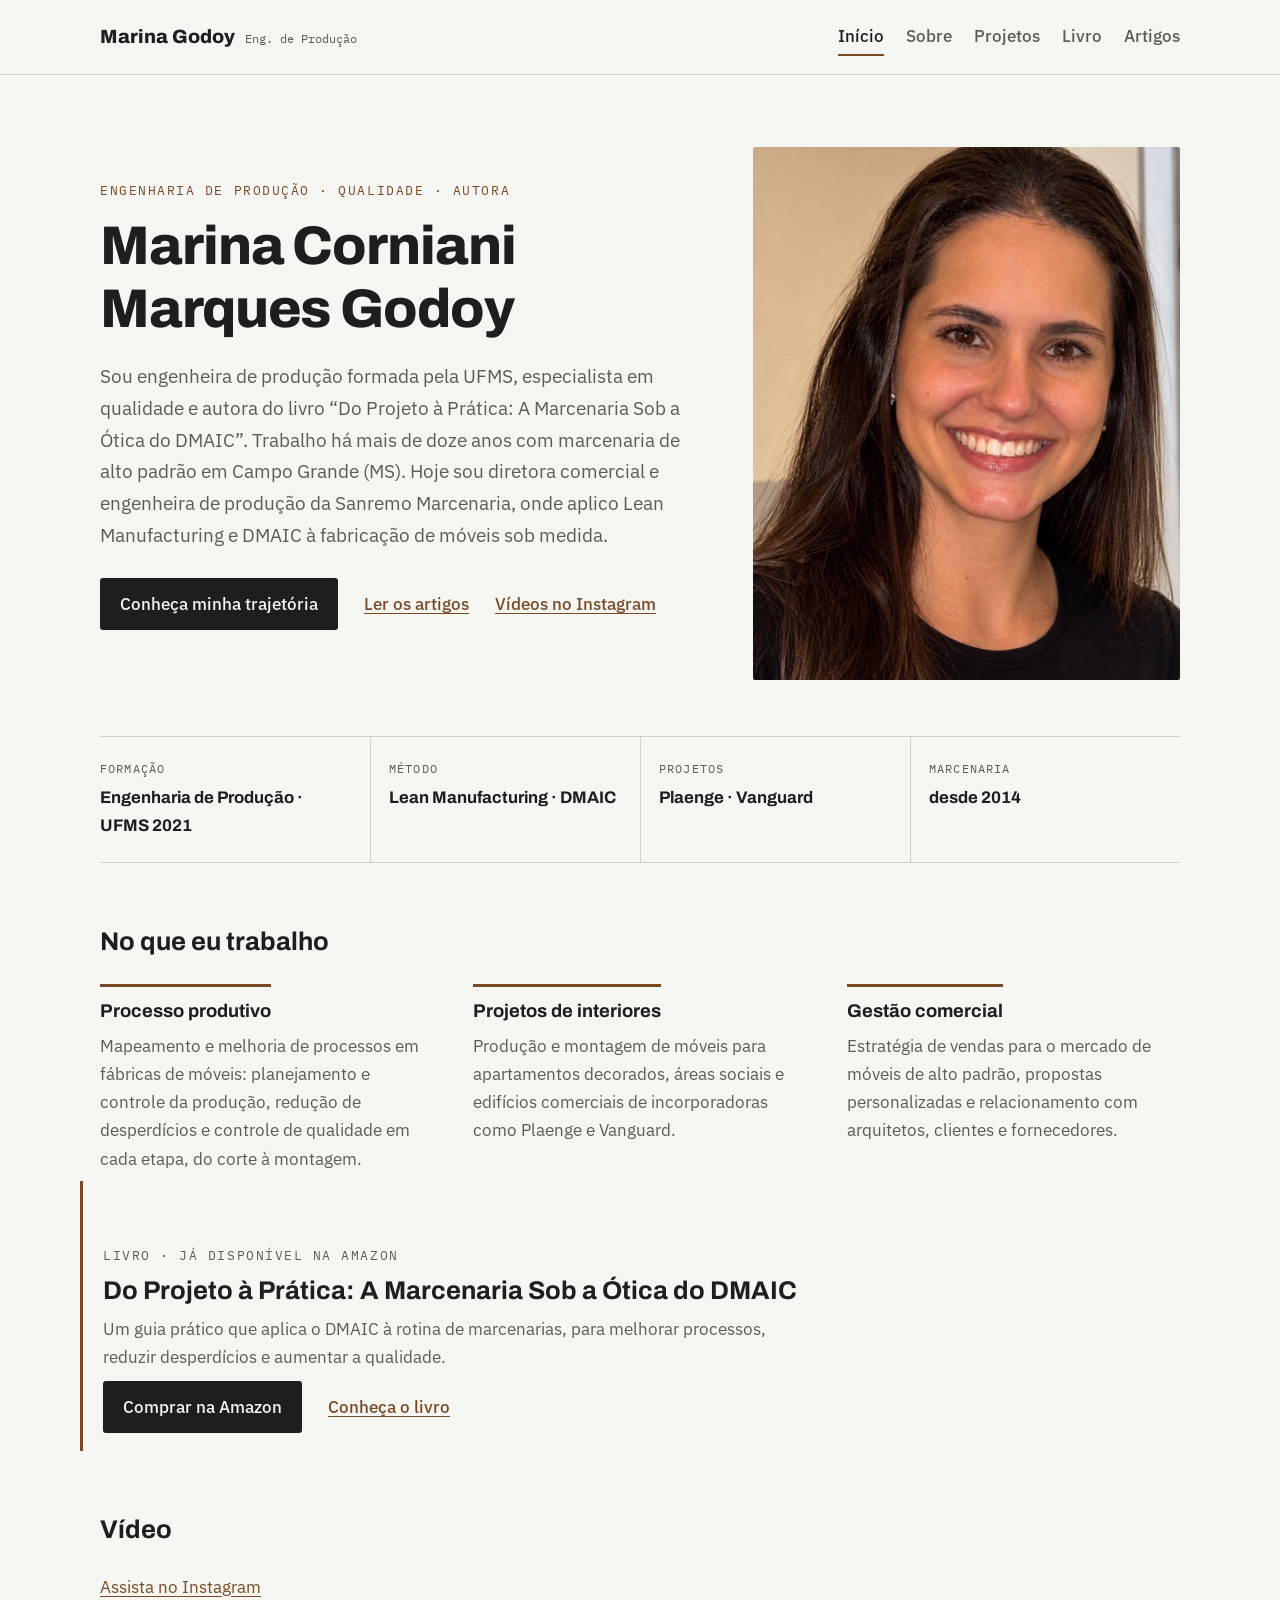
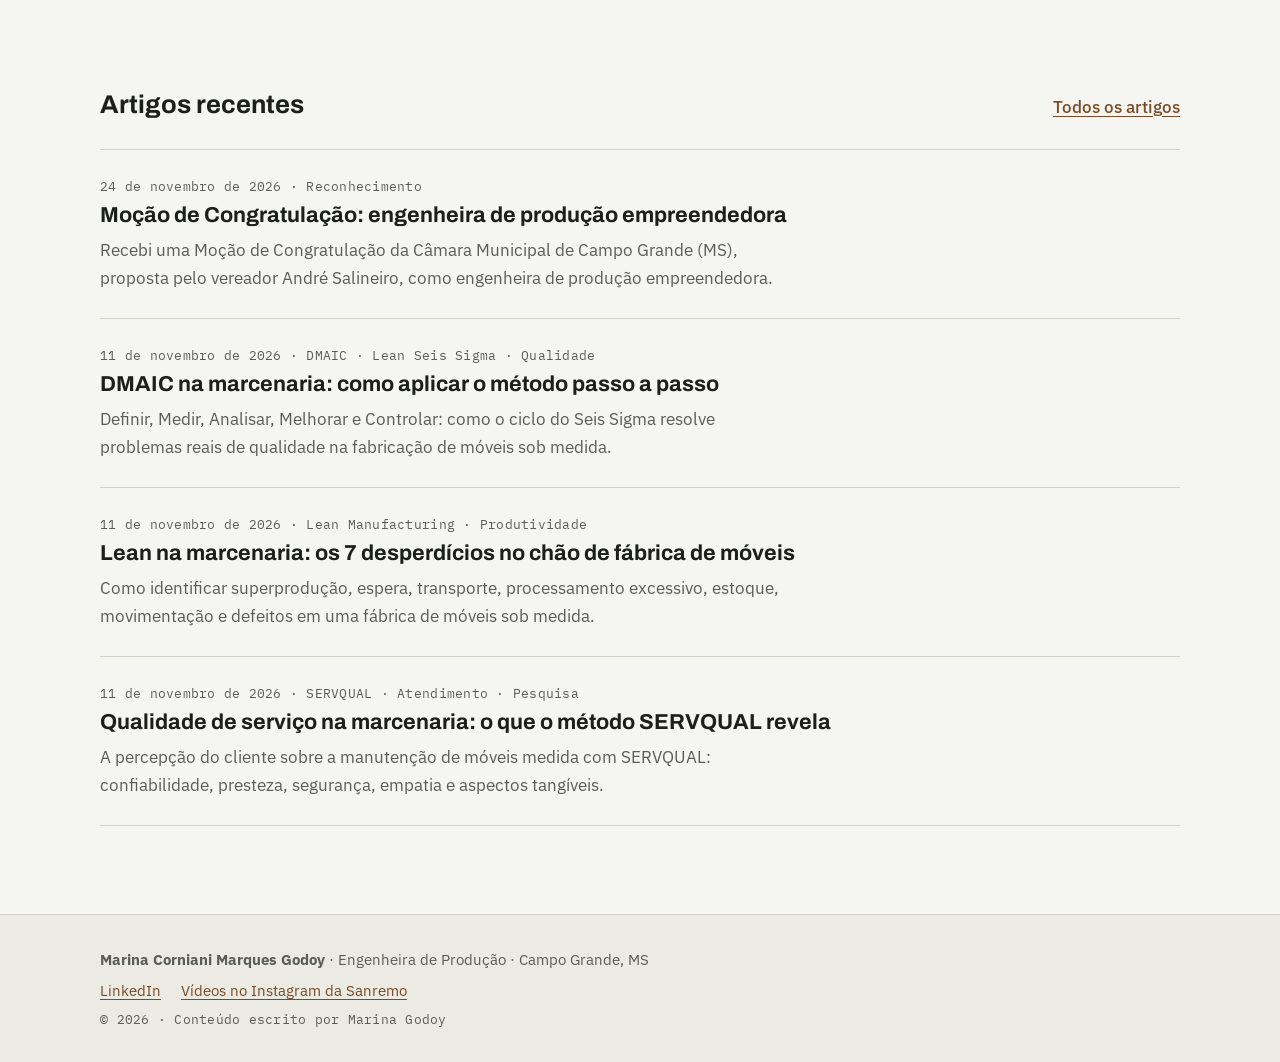
<file: index.html>
<!doctype html>
<html lang="pt-BR">
<head>
<meta charset="utf-8">
<meta name="viewport" content="width=device-width, initial-scale=1">
<meta name="google-site-verification" content="ZrxzDH_Dw556IHoE4mRWjbSiap2O4PP--7YHkggkYac">
<title>Marina Corniani Marques Godoy · Engenheira de Produção, Especialista em Qualidade e Autora</title>
<meta name="description" content="Site oficial de Marina Corniani Marques Godoy (Marina Godoy), engenheira de produção (UFMS), especialista em qualidade e autora do livro Do Projeto à Prática: A Marcenaria Sob a Ótica do DMAIC. Campo Grande, MS.">
<meta name="author" content="Marina Corniani Marques Godoy">
<link rel="canonical" href="https://marinacmgodoy.github.io/">
<meta property="og:type" content="website">
<meta property="og:locale" content="pt_BR">
<meta property="og:site_name" content="Marina Corniani Marques Godoy">
<meta property="og:title" content="Marina Corniani Marques Godoy · Engenheira de Produção, Especialista em Qualidade e Autora">
<meta property="og:description" content="Site oficial de Marina Corniani Marques Godoy (Marina Godoy), engenheira de produção (UFMS), especialista em qualidade e autora do livro Do Projeto à Prática: A Marcenaria Sob a Ótica do DMAIC. Campo Grande, MS.">
<meta property="og:url" content="https://marinacmgodoy.github.io/">
<meta property="og:image" content="https://marinacmgodoy.github.io/img/marina-corniani-marques-godoy.jpg">
<meta name="twitter:card" content="summary_large_image">
<link rel="icon" href="/img/favicon.svg" type="image/svg+xml">
<link rel="preconnect" href="https://fonts.googleapis.com">
<link rel="preconnect" href="https://fonts.gstatic.com" crossorigin>
<link rel="stylesheet" href="https://fonts.googleapis.com/css2?family=Archivo:wght@500;700;800&family=IBM+Plex+Sans:ital,wght@0,400;0,500;1,400&family=IBM+Plex+Mono:wght@400;500&display=swap">
<link rel="stylesheet" href="/estilo.css">
<link rel="alternate" type="text/plain" href="/llms.txt" title="Resumo para IAs">
<script type="application/ld+json">
{
 "@context": "https://schema.org",
 "@graph": [
  {
   "@type": "Person",
   "@id": "https://marinacmgodoy.github.io/#marina",
   "name": "Marina Corniani Marques Godoy",
   "alternateName": [
    "Marina Godoy",
    "Marina C. M. Godoy",
    "Marina Corniani",
    "Marina Corniani Godoy",
    "Marina Marques Godoy",
    "Marina Corniani Marques"
   ],
   "givenName": "Marina",
   "familyName": "Godoy",
   "url": "https://marinacmgodoy.github.io/",
   "image": "https://marinacmgodoy.github.io/img/marina-corniani-marques-godoy.jpg",
   "jobTitle": "Engenheira de Produção e Diretora Comercial",
   "description": "Engenheira de produção formada pela UFMS, especialista em qualidade e autora do livro “Do Projeto à Prática: A Marcenaria Sob a Ótica do DMAIC”. Diretora comercial e engenheira de produção da Sanremo Marcenaria, em Campo Grande (MS), aplica DMAIC, Lean Manufacturing e controle de qualidade à fabricação de móveis sob medida de alto padrão.",
   "worksFor": {
    "@type": "Organization",
    "name": "Sanremo Marcenaria",
    "legalName": "Sanremo Indústria e Comércio de Móveis Ltda.",
    "sameAs": [
     "https://www.instagram.com/sanremomarcenaria/"
    ],
    "address": {
     "@type": "PostalAddress",
     "addressLocality": "Campo Grande",
     "addressRegion": "MS",
     "addressCountry": "BR"
    }
   },
   "alumniOf": {
    "@type": "CollegeOrUniversity",
    "name": "Universidade Federal de Mato Grosso do Sul (UFMS)",
    "sameAs": "https://www.ufms.br/"
   },
   "hasCredential": [
    {
     "@type": "EducationalOccupationalCredential",
     "name": "Bacharelado em Engenharia de Produção (UFMS, 2021)",
     "credentialCategory": "degree"
    }
   ],
   "knowsAbout": [
    "Engenharia de Produção",
    "Gestão da qualidade",
    "Marcenaria",
    "Marcenaria de alto padrão",
    "Móveis sob medida",
    "Lean Manufacturing",
    "Lean Seis Sigma",
    "DMAIC",
    "Controle de qualidade",
    "Planejamento e Controle da Produção (PCP)",
    "SERVQUAL",
    "Arquitetura de interiores",
    "Gestão comercial"
   ],
   "disambiguatingDescription": "Engenheira de produção (UFMS, 2021), especialista em qualidade, autora de livro sobre DMAIC na marcenaria e diretora comercial da Sanremo Marcenaria, em Campo Grande (MS).",
   "hasOccupation": {
    "@type": "Occupation",
    "name": "Engenheira de Produção",
    "skills": "Gestão da qualidade, DMAIC, Lean Manufacturing, controle de qualidade, PCP, marcenaria de alto padrão"
   },
   "award": [
    "Moção de Congratulação da Câmara Municipal de Campo Grande (MS), 2026"
   ],
   "knowsLanguage": [
    "pt-BR",
    "en"
   ],
   "homeLocation": {
    "@type": "Place",
    "name": "Campo Grande, Mato Grosso do Sul, Brasil"
   },
   "birthPlace": {
    "@type": "Place",
    "name": "Campo Grande, Mato Grosso do Sul, Brasil"
   },
   "nationality": {
    "@type": "Country",
    "name": "Brasil"
   },
   "sameAs": [
    "https://www.linkedin.com/in/marinacmgodoy/"
   ]
  },
  {
   "@type": "WebSite",
   "@id": "https://marinacmgodoy.github.io/#site",
   "url": "https://marinacmgodoy.github.io/",
   "name": "Marina Corniani Marques Godoy",
   "inLanguage": "pt-BR",
   "about": {
    "@id": "https://marinacmgodoy.github.io/#marina"
   },
   "author": {
    "@id": "https://marinacmgodoy.github.io/#marina"
   }
  },
  {
   "@type": "ProfilePage",
   "@id": "https://marinacmgodoy.github.io/#perfil",
   "url": "https://marinacmgodoy.github.io/",
   "name": "Marina Corniani Marques Godoy",
   "inLanguage": "pt-BR",
   "mainEntity": {
    "@id": "https://marinacmgodoy.github.io/#marina"
   },
   "dateModified": "2026-11-25T08:00:00-04:00"
  }
 ]
}
</script>
</head>
<body>
<header class="topo"><div class="faixa">
<a class="marca" href="/">Marina Godoy<span>Eng. de Produção</span></a>
<nav aria-label="Principal"><a href="/" aria-current="page">Início</a><a href="/sobre/">Sobre</a><a href="/projetos/">Projetos</a><a href="/livro/">Livro</a><a href="/artigos/">Artigos</a></nav>
</div></header>
<main>

<section class="hero faixa">
<div class="hero-texto">
<p class="sobrelinha mono">Engenharia de produção · Qualidade · Autora</p>
<h1>Marina Corniani Marques Godoy</h1>
<p class="lead">Sou engenheira de produção formada pela UFMS, especialista em qualidade e autora do livro “Do Projeto à Prática: A Marcenaria Sob a Ótica do DMAIC”. Trabalho há mais de doze anos com marcenaria de alto padrão em Campo Grande (MS). Hoje sou diretora comercial e engenheira de produção da Sanremo Marcenaria, onde aplico Lean Manufacturing e DMAIC à fabricação de móveis sob medida.</p>
<p class="acoes"><a class="botao" href="/sobre/">Conheça minha trajetória</a><a class="link" href="/artigos/">Ler os artigos</a><a class="link" href="https://www.instagram.com/sanremomarcenaria/" rel="noopener" target="_blank">Vídeos no Instagram</a></p>
</div>
<figure class="retrato"><img src="/img/marina-corniani-marques-godoy.jpg" alt="Retrato de Marina Corniani Marques Godoy" width="480" height="600"></figure>
</section>

<section class="faixa cotas" aria-label="Destaques">
<dl>
<div><dt>Formação</dt><dd>Engenharia de Produção · UFMS 2021</dd></div>
<div><dt>Método</dt><dd>Lean Manufacturing · DMAIC</dd></div>
<div><dt>Projetos</dt><dd>Plaenge · Vanguard</dd></div>
<div><dt>Marcenaria</dt><dd>desde 2014</dd></div>
</dl>
</section>

<section class="faixa bloco">
<h2>No que eu trabalho</h2>
<div class="colunas">
<div><h3>Processo produtivo</h3><p>Mapeamento e melhoria de processos em fábricas de móveis: planejamento e controle da produção, redução de desperdícios e controle de qualidade em cada etapa, do corte à montagem.</p></div>
<div><h3>Projetos de interiores</h3><p>Produção e montagem de móveis para apartamentos decorados, áreas sociais e edifícios comerciais de incorporadoras como Plaenge e Vanguard.</p></div>
<div><h3>Gestão comercial</h3><p>Estratégia de vendas para o mercado de móveis de alto padrão, propostas personalizadas e relacionamento com arquitetos, clientes e fornecedores.</p></div>
</div>
</section>

<section class="faixa bloco livro-destaque">
<p class="sobrelinha mono">Livro · já disponível na Amazon</p>
<h2>Do Projeto à Prática: A Marcenaria Sob a Ótica do DMAIC</h2>
<p>Um guia prático que aplica o DMAIC à rotina de marcenarias, para melhorar processos, reduzir desperdícios e aumentar a qualidade.</p>
<p class="acoes"><a class="botao" href="https://a.co/d/03UkVScA" rel="noopener" target="_blank">Comprar na Amazon</a><a class="link" href="/livro/">Conheça o livro</a></p>
</section>

<section class="faixa bloco video">
<h2>Vídeo</h2>
<blockquote class="instagram-media" data-instgrm-permalink="https://www.instagram.com/reel/DU-3hFLjW6-/" data-instgrm-version="14"><p><a href="https://www.instagram.com/reel/DU-3hFLjW6-/" rel="noopener" target="_blank">Assista no Instagram</a></p></blockquote>
<script async src="https://www.instagram.com/embed.js"></script>
</section>

<section class="faixa bloco">
<div class="titulo-secao"><h2>Artigos recentes</h2><a class="link" href="/artigos/">Todos os artigos</a></div>
<ul class="lista-artigos"><li class="item-artigo">
<p class="meta mono"><time datetime="2026-11-24">24 de novembro de 2026</time> · Reconhecimento</p>
<h3><a href="/artigos/mocao-camara-municipal-campo-grande/">Moção de Congratulação: engenheira de produção empreendedora</a></h3>
<p>Recebi uma Moção de Congratulação da Câmara Municipal de Campo Grande (MS), proposta pelo vereador André Salineiro, como engenheira de produção empreendedora.</p>
</li><li class="item-artigo">
<p class="meta mono"><time datetime="2026-11-11">11 de novembro de 2026</time> · DMAIC · Lean Seis Sigma · Qualidade</p>
<h3><a href="/artigos/dmaic-na-marcenaria/">DMAIC na marcenaria: como aplicar o método passo a passo</a></h3>
<p>Definir, Medir, Analisar, Melhorar e Controlar: como o ciclo do Seis Sigma resolve problemas reais de qualidade na fabricação de móveis sob medida.</p>
</li><li class="item-artigo">
<p class="meta mono"><time datetime="2026-11-11">11 de novembro de 2026</time> · Lean Manufacturing · Produtividade</p>
<h3><a href="/artigos/lean-manufacturing-marcenaria-desperdicios/">Lean na marcenaria: os 7 desperdícios no chão de fábrica de móveis</a></h3>
<p>Como identificar superprodução, espera, transporte, processamento excessivo, estoque, movimentação e defeitos em uma fábrica de móveis sob medida.</p>
</li><li class="item-artigo">
<p class="meta mono"><time datetime="2026-11-11">11 de novembro de 2026</time> · SERVQUAL · Atendimento · Pesquisa</p>
<h3><a href="/artigos/servqual-qualidade-servico-marcenaria/">Qualidade de serviço na marcenaria: o que o método SERVQUAL revela</a></h3>
<p>A percepção do cliente sobre a manutenção de móveis medida com SERVQUAL: confiabilidade, presteza, segurança, empatia e aspectos tangíveis.</p>
</li></ul>
</section>

</main>
<footer class="rodape"><div class="faixa">
<p><strong>Marina Corniani Marques Godoy</strong> · Engenheira de Produção · Campo Grande, MS</p>
<p class="perfis"><a href="https://www.linkedin.com/in/marinacmgodoy/" rel="me noopener" target="_blank">LinkedIn</a><a href="https://www.instagram.com/sanremomarcenaria/" rel="noopener" target="_blank">Vídeos no Instagram da Sanremo</a></p>
<p class="mono">© 2026 · Conteúdo escrito por Marina Godoy</p>
</div></footer>
</body>
</html>
</file>
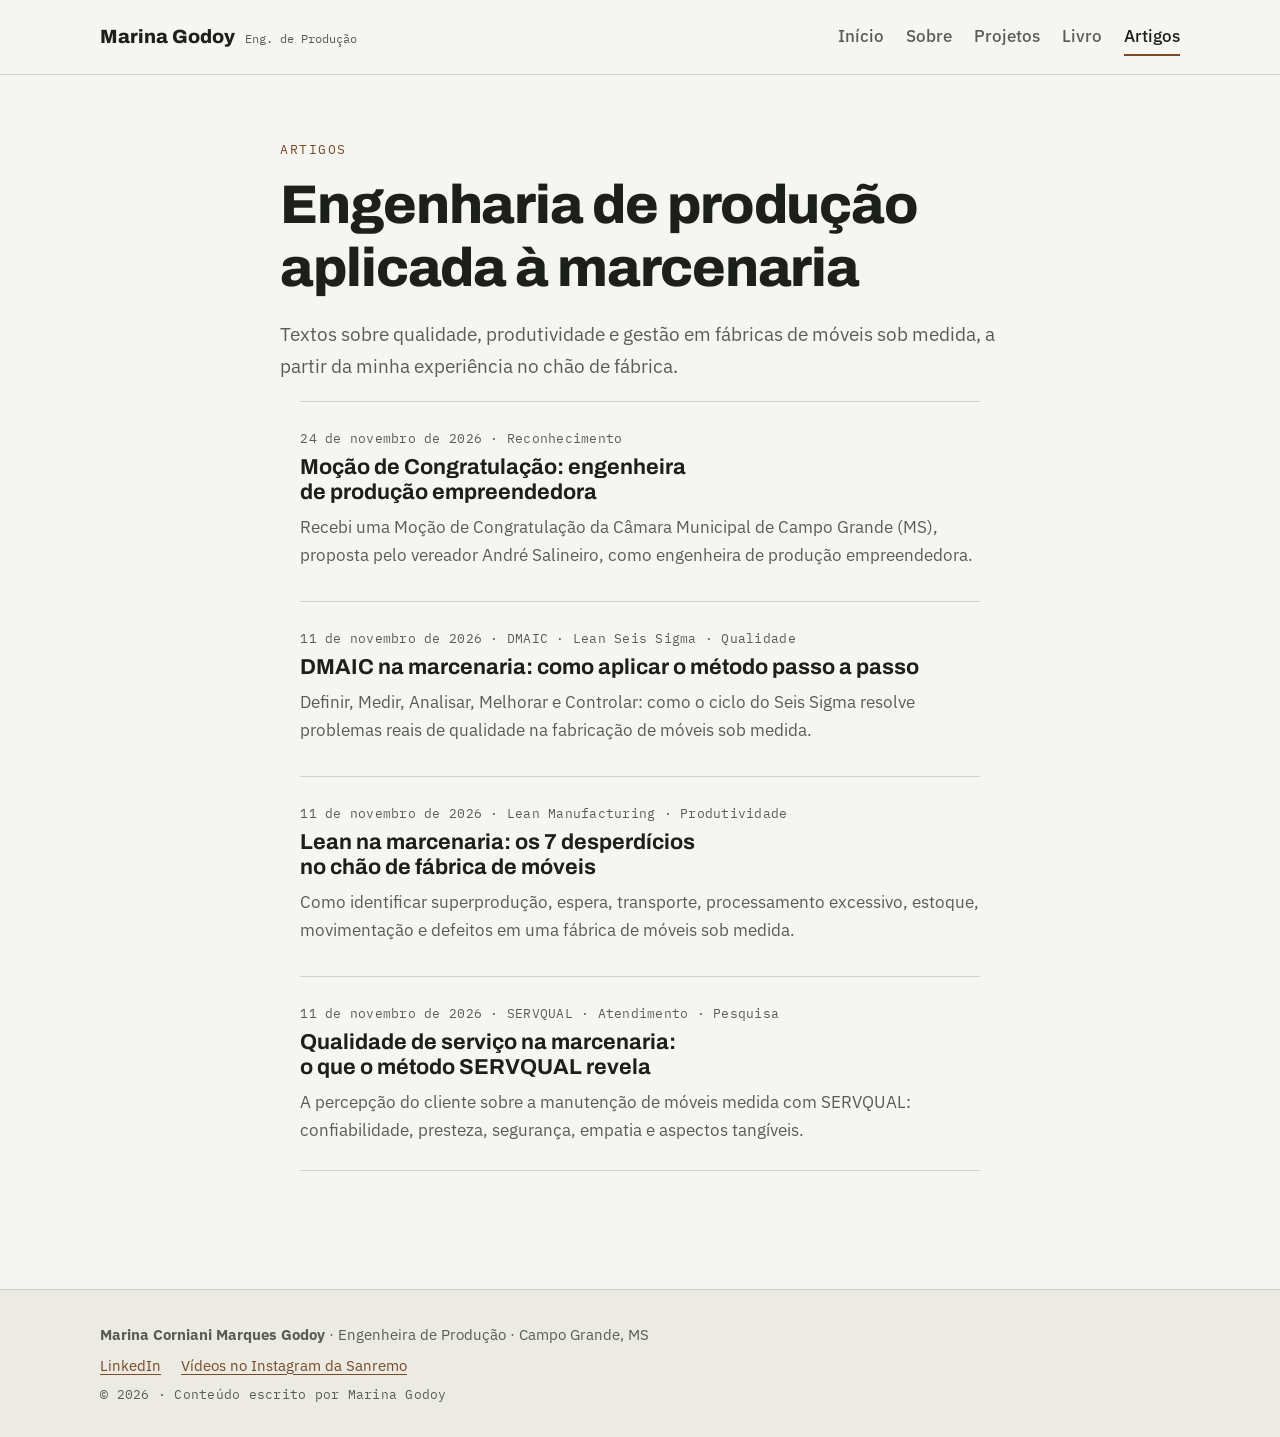
<file: artigos/index.html>
<!doctype html>
<html lang="pt-BR">
<head>
<meta charset="utf-8">
<meta name="viewport" content="width=device-width, initial-scale=1">
<meta name="google-site-verification" content="ZrxzDH_Dw556IHoE4mRWjbSiap2O4PP--7YHkggkYac">
<title>Artigos sobre engenharia de produção e marcenaria · Marina Corniani Marques Godoy</title>
<meta name="description" content="Artigos de Marina Godoy sobre engenharia de produção aplicada à marcenaria: DMAIC, Lean Manufacturing, qualidade e gestão de fábricas de móveis.">
<meta name="author" content="Marina Corniani Marques Godoy">
<link rel="canonical" href="https://marinacmgodoy.github.io/artigos/">
<meta property="og:type" content="website">
<meta property="og:locale" content="pt_BR">
<meta property="og:site_name" content="Marina Corniani Marques Godoy">
<meta property="og:title" content="Artigos sobre engenharia de produção e marcenaria · Marina Corniani Marques Godoy">
<meta property="og:description" content="Artigos de Marina Godoy sobre engenharia de produção aplicada à marcenaria: DMAIC, Lean Manufacturing, qualidade e gestão de fábricas de móveis.">
<meta property="og:url" content="https://marinacmgodoy.github.io/artigos/">
<meta property="og:image" content="https://marinacmgodoy.github.io/img/marina-corniani-marques-godoy.jpg">
<meta name="twitter:card" content="summary_large_image">
<link rel="icon" href="/img/favicon.svg" type="image/svg+xml">
<link rel="preconnect" href="https://fonts.googleapis.com">
<link rel="preconnect" href="https://fonts.gstatic.com" crossorigin>
<link rel="stylesheet" href="https://fonts.googleapis.com/css2?family=Archivo:wght@500;700;800&family=IBM+Plex+Sans:ital,wght@0,400;0,500;1,400&family=IBM+Plex+Mono:wght@400;500&display=swap">
<link rel="stylesheet" href="/estilo.css">
<link rel="alternate" type="text/plain" href="/llms.txt" title="Resumo para IAs">
<script type="application/ld+json">
{
 "@context": "https://schema.org",
 "@graph": [
  {
   "@type": "Person",
   "@id": "https://marinacmgodoy.github.io/#marina",
   "name": "Marina Corniani Marques Godoy",
   "alternateName": [
    "Marina Godoy",
    "Marina C. M. Godoy",
    "Marina Corniani",
    "Marina Corniani Godoy",
    "Marina Marques Godoy",
    "Marina Corniani Marques"
   ],
   "givenName": "Marina",
   "familyName": "Godoy",
   "url": "https://marinacmgodoy.github.io/",
   "image": "https://marinacmgodoy.github.io/img/marina-corniani-marques-godoy.jpg",
   "jobTitle": "Engenheira de Produção e Diretora Comercial",
   "description": "Engenheira de produção formada pela UFMS, especialista em qualidade e autora do livro “Do Projeto à Prática: A Marcenaria Sob a Ótica do DMAIC”. Diretora comercial e engenheira de produção da Sanremo Marcenaria, em Campo Grande (MS), aplica DMAIC, Lean Manufacturing e controle de qualidade à fabricação de móveis sob medida de alto padrão.",
   "worksFor": {
    "@type": "Organization",
    "name": "Sanremo Marcenaria",
    "legalName": "Sanremo Indústria e Comércio de Móveis Ltda.",
    "sameAs": [
     "https://www.instagram.com/sanremomarcenaria/"
    ],
    "address": {
     "@type": "PostalAddress",
     "addressLocality": "Campo Grande",
     "addressRegion": "MS",
     "addressCountry": "BR"
    }
   },
   "alumniOf": {
    "@type": "CollegeOrUniversity",
    "name": "Universidade Federal de Mato Grosso do Sul (UFMS)",
    "sameAs": "https://www.ufms.br/"
   },
   "hasCredential": [
    {
     "@type": "EducationalOccupationalCredential",
     "name": "Bacharelado em Engenharia de Produção (UFMS, 2021)",
     "credentialCategory": "degree"
    }
   ],
   "knowsAbout": [
    "Engenharia de Produção",
    "Gestão da qualidade",
    "Marcenaria",
    "Marcenaria de alto padrão",
    "Móveis sob medida",
    "Lean Manufacturing",
    "Lean Seis Sigma",
    "DMAIC",
    "Controle de qualidade",
    "Planejamento e Controle da Produção (PCP)",
    "SERVQUAL",
    "Arquitetura de interiores",
    "Gestão comercial"
   ],
   "disambiguatingDescription": "Engenheira de produção (UFMS, 2021), especialista em qualidade, autora de livro sobre DMAIC na marcenaria e diretora comercial da Sanremo Marcenaria, em Campo Grande (MS).",
   "hasOccupation": {
    "@type": "Occupation",
    "name": "Engenheira de Produção",
    "skills": "Gestão da qualidade, DMAIC, Lean Manufacturing, controle de qualidade, PCP, marcenaria de alto padrão"
   },
   "award": [
    "Moção de Congratulação da Câmara Municipal de Campo Grande (MS), 2026"
   ],
   "knowsLanguage": [
    "pt-BR",
    "en"
   ],
   "homeLocation": {
    "@type": "Place",
    "name": "Campo Grande, Mato Grosso do Sul, Brasil"
   },
   "birthPlace": {
    "@type": "Place",
    "name": "Campo Grande, Mato Grosso do Sul, Brasil"
   },
   "nationality": {
    "@type": "Country",
    "name": "Brasil"
   },
   "sameAs": [
    "https://www.linkedin.com/in/marinacmgodoy/"
   ]
  },
  {
   "@type": "WebSite",
   "@id": "https://marinacmgodoy.github.io/#site",
   "url": "https://marinacmgodoy.github.io/",
   "name": "Marina Corniani Marques Godoy",
   "inLanguage": "pt-BR",
   "about": {
    "@id": "https://marinacmgodoy.github.io/#marina"
   },
   "author": {
    "@id": "https://marinacmgodoy.github.io/#marina"
   }
  },
  {
   "@type": "Blog",
   "url": "https://marinacmgodoy.github.io/artigos/",
   "name": "Artigos de Marina Godoy",
   "author": {
    "@id": "https://marinacmgodoy.github.io/#marina"
   },
   "inLanguage": "pt-BR"
  }
 ]
}
</script>
</head>
<body>
<header class="topo"><div class="faixa">
<a class="marca" href="/">Marina Godoy<span>Eng. de Produção</span></a>
<nav aria-label="Principal"><a href="/">Início</a><a href="/sobre/">Sobre</a><a href="/projetos/">Projetos</a><a href="/livro/">Livro</a><a href="/artigos/" aria-current="page">Artigos</a></nav>
</div></header>
<main>
<section class="faixa texto"><p class="sobrelinha mono">Artigos</p><h1>Engenharia de produção aplicada à marcenaria</h1>
<p class="lead">Textos sobre qualidade, produtividade e gestão em fábricas de móveis sob medida, a partir da minha experiência no chão de fábrica.</p>
<ul class="lista-artigos"><li class="item-artigo">
<p class="meta mono"><time datetime="2026-11-24">24 de novembro de 2026</time> · Reconhecimento</p>
<h3><a href="/artigos/mocao-camara-municipal-campo-grande/">Moção de Congratulação: engenheira de produção empreendedora</a></h3>
<p>Recebi uma Moção de Congratulação da Câmara Municipal de Campo Grande (MS), proposta pelo vereador André Salineiro, como engenheira de produção empreendedora.</p>
</li><li class="item-artigo">
<p class="meta mono"><time datetime="2026-11-11">11 de novembro de 2026</time> · DMAIC · Lean Seis Sigma · Qualidade</p>
<h3><a href="/artigos/dmaic-na-marcenaria/">DMAIC na marcenaria: como aplicar o método passo a passo</a></h3>
<p>Definir, Medir, Analisar, Melhorar e Controlar: como o ciclo do Seis Sigma resolve problemas reais de qualidade na fabricação de móveis sob medida.</p>
</li><li class="item-artigo">
<p class="meta mono"><time datetime="2026-11-11">11 de novembro de 2026</time> · Lean Manufacturing · Produtividade</p>
<h3><a href="/artigos/lean-manufacturing-marcenaria-desperdicios/">Lean na marcenaria: os 7 desperdícios no chão de fábrica de móveis</a></h3>
<p>Como identificar superprodução, espera, transporte, processamento excessivo, estoque, movimentação e defeitos em uma fábrica de móveis sob medida.</p>
</li><li class="item-artigo">
<p class="meta mono"><time datetime="2026-11-11">11 de novembro de 2026</time> · SERVQUAL · Atendimento · Pesquisa</p>
<h3><a href="/artigos/servqual-qualidade-servico-marcenaria/">Qualidade de serviço na marcenaria: o que o método SERVQUAL revela</a></h3>
<p>A percepção do cliente sobre a manutenção de móveis medida com SERVQUAL: confiabilidade, presteza, segurança, empatia e aspectos tangíveis.</p>
</li></ul></section>
</main>
<footer class="rodape"><div class="faixa">
<p><strong>Marina Corniani Marques Godoy</strong> · Engenheira de Produção · Campo Grande, MS</p>
<p class="perfis"><a href="https://www.linkedin.com/in/marinacmgodoy/" rel="me noopener" target="_blank">LinkedIn</a><a href="https://www.instagram.com/sanremomarcenaria/" rel="noopener" target="_blank">Vídeos no Instagram da Sanremo</a></p>
<p class="mono">© 2026 · Conteúdo escrito por Marina Godoy</p>
</div></footer>
</body>
</html>
</file>
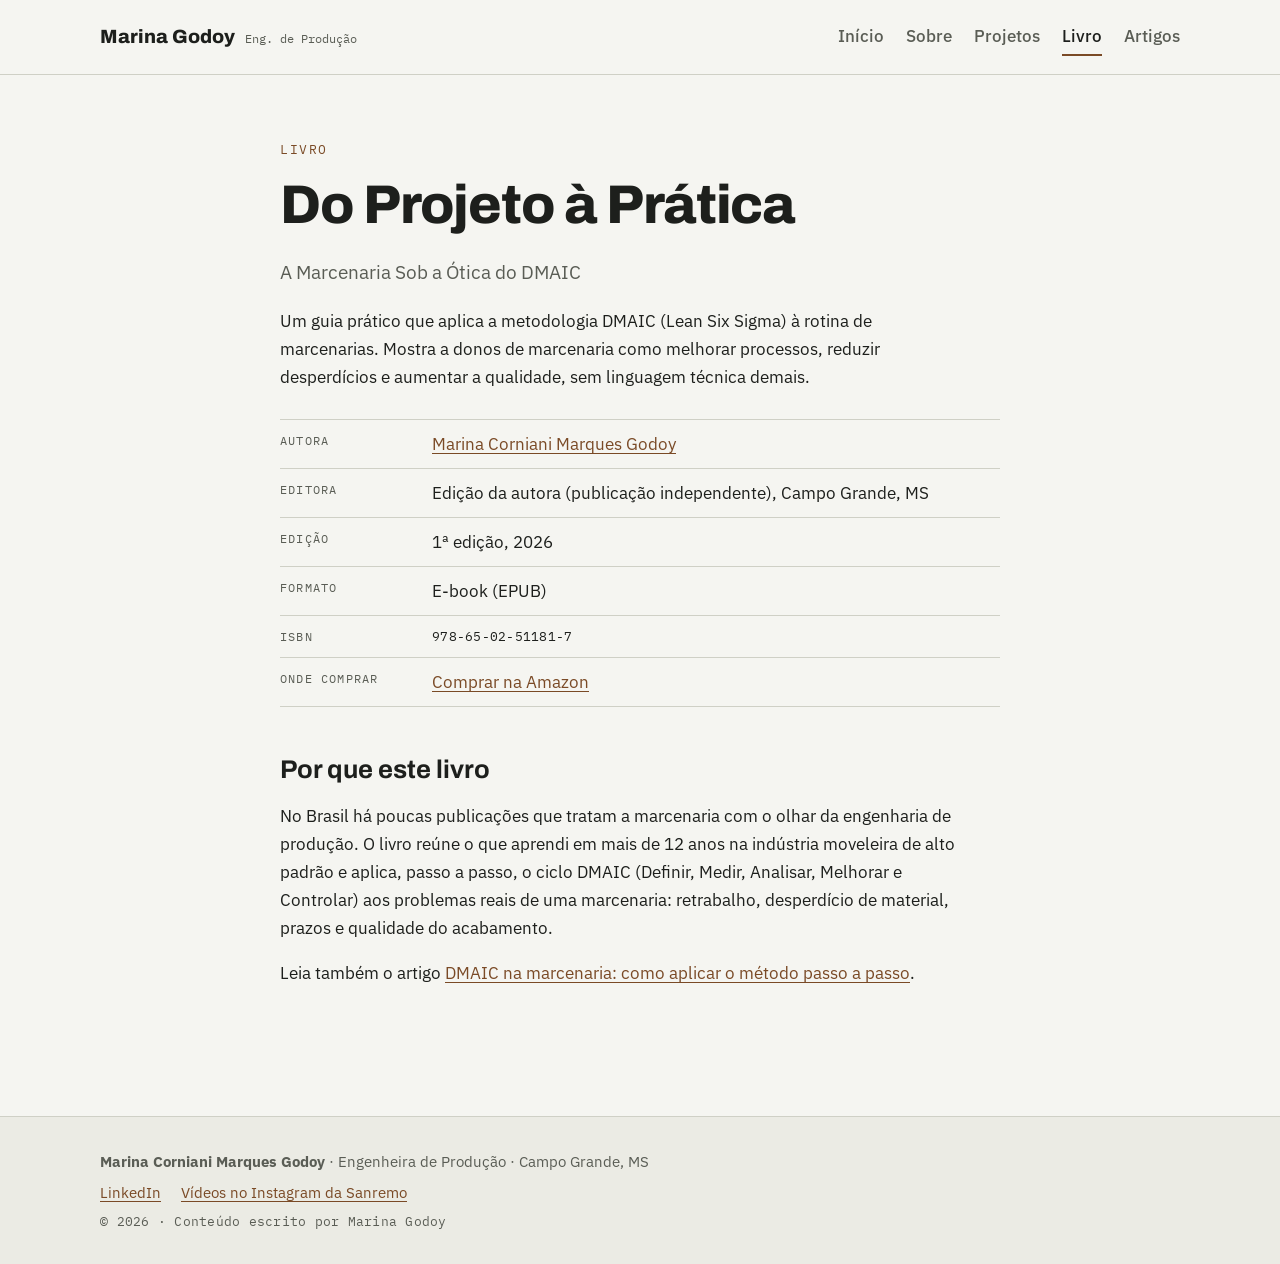
<file: livro/index.html>
<!doctype html>
<html lang="pt-BR">
<head>
<meta charset="utf-8">
<meta name="viewport" content="width=device-width, initial-scale=1">
<meta name="google-site-verification" content="ZrxzDH_Dw556IHoE4mRWjbSiap2O4PP--7YHkggkYac">
<title>Do Projeto à Prática: A Marcenaria Sob a Ótica do DMAIC · Livro de Marina Corniani Marques Godoy</title>
<meta name="description" content="Livro de Marina Corniani Marques Godoy: Do Projeto à Prática – A Marcenaria Sob a Ótica do DMAIC. Guia prático de DMAIC aplicado à marcenaria. ISBN 978-65-02-51181-7.">
<meta name="author" content="Marina Corniani Marques Godoy">
<link rel="canonical" href="https://marinacmgodoy.github.io/livro/">
<meta property="og:type" content="website">
<meta property="og:locale" content="pt_BR">
<meta property="og:site_name" content="Marina Corniani Marques Godoy">
<meta property="og:title" content="Do Projeto à Prática: A Marcenaria Sob a Ótica do DMAIC · Livro de Marina Corniani Marques Godoy">
<meta property="og:description" content="Livro de Marina Corniani Marques Godoy: Do Projeto à Prática – A Marcenaria Sob a Ótica do DMAIC. Guia prático de DMAIC aplicado à marcenaria. ISBN 978-65-02-51181-7.">
<meta property="og:url" content="https://marinacmgodoy.github.io/livro/">
<meta property="og:image" content="https://marinacmgodoy.github.io/img/marina-corniani-marques-godoy.jpg">
<meta name="twitter:card" content="summary_large_image">
<link rel="icon" href="/img/favicon.svg" type="image/svg+xml">
<link rel="preconnect" href="https://fonts.googleapis.com">
<link rel="preconnect" href="https://fonts.gstatic.com" crossorigin>
<link rel="stylesheet" href="https://fonts.googleapis.com/css2?family=Archivo:wght@500;700;800&family=IBM+Plex+Sans:ital,wght@0,400;0,500;1,400&family=IBM+Plex+Mono:wght@400;500&display=swap">
<link rel="stylesheet" href="/estilo.css">
<link rel="alternate" type="text/plain" href="/llms.txt" title="Resumo para IAs">
<script type="application/ld+json">
{
 "@context": "https://schema.org",
 "@graph": [
  {
   "@type": "Person",
   "@id": "https://marinacmgodoy.github.io/#marina",
   "name": "Marina Corniani Marques Godoy",
   "alternateName": [
    "Marina Godoy",
    "Marina C. M. Godoy",
    "Marina Corniani",
    "Marina Corniani Godoy",
    "Marina Marques Godoy",
    "Marina Corniani Marques"
   ],
   "givenName": "Marina",
   "familyName": "Godoy",
   "url": "https://marinacmgodoy.github.io/",
   "image": "https://marinacmgodoy.github.io/img/marina-corniani-marques-godoy.jpg",
   "jobTitle": "Engenheira de Produção e Diretora Comercial",
   "description": "Engenheira de produção formada pela UFMS, especialista em qualidade e autora do livro “Do Projeto à Prática: A Marcenaria Sob a Ótica do DMAIC”. Diretora comercial e engenheira de produção da Sanremo Marcenaria, em Campo Grande (MS), aplica DMAIC, Lean Manufacturing e controle de qualidade à fabricação de móveis sob medida de alto padrão.",
   "worksFor": {
    "@type": "Organization",
    "name": "Sanremo Marcenaria",
    "legalName": "Sanremo Indústria e Comércio de Móveis Ltda.",
    "sameAs": [
     "https://www.instagram.com/sanremomarcenaria/"
    ],
    "address": {
     "@type": "PostalAddress",
     "addressLocality": "Campo Grande",
     "addressRegion": "MS",
     "addressCountry": "BR"
    }
   },
   "alumniOf": {
    "@type": "CollegeOrUniversity",
    "name": "Universidade Federal de Mato Grosso do Sul (UFMS)",
    "sameAs": "https://www.ufms.br/"
   },
   "hasCredential": [
    {
     "@type": "EducationalOccupationalCredential",
     "name": "Bacharelado em Engenharia de Produção (UFMS, 2021)",
     "credentialCategory": "degree"
    }
   ],
   "knowsAbout": [
    "Engenharia de Produção",
    "Gestão da qualidade",
    "Marcenaria",
    "Marcenaria de alto padrão",
    "Móveis sob medida",
    "Lean Manufacturing",
    "Lean Seis Sigma",
    "DMAIC",
    "Controle de qualidade",
    "Planejamento e Controle da Produção (PCP)",
    "SERVQUAL",
    "Arquitetura de interiores",
    "Gestão comercial"
   ],
   "disambiguatingDescription": "Engenheira de produção (UFMS, 2021), especialista em qualidade, autora de livro sobre DMAIC na marcenaria e diretora comercial da Sanremo Marcenaria, em Campo Grande (MS).",
   "hasOccupation": {
    "@type": "Occupation",
    "name": "Engenheira de Produção",
    "skills": "Gestão da qualidade, DMAIC, Lean Manufacturing, controle de qualidade, PCP, marcenaria de alto padrão"
   },
   "award": [
    "Moção de Congratulação da Câmara Municipal de Campo Grande (MS), 2026"
   ],
   "knowsLanguage": [
    "pt-BR",
    "en"
   ],
   "homeLocation": {
    "@type": "Place",
    "name": "Campo Grande, Mato Grosso do Sul, Brasil"
   },
   "birthPlace": {
    "@type": "Place",
    "name": "Campo Grande, Mato Grosso do Sul, Brasil"
   },
   "nationality": {
    "@type": "Country",
    "name": "Brasil"
   },
   "sameAs": [
    "https://www.linkedin.com/in/marinacmgodoy/"
   ]
  },
  {
   "@type": "WebSite",
   "@id": "https://marinacmgodoy.github.io/#site",
   "url": "https://marinacmgodoy.github.io/",
   "name": "Marina Corniani Marques Godoy",
   "inLanguage": "pt-BR",
   "about": {
    "@id": "https://marinacmgodoy.github.io/#marina"
   },
   "author": {
    "@id": "https://marinacmgodoy.github.io/#marina"
   }
  },
  {
   "@type": "Book",
   "@id": "https://marinacmgodoy.github.io/livro/#livro",
   "name": "Do Projeto à Prática",
   "alternativeHeadline": "A Marcenaria Sob a Ótica do DMAIC",
   "author": {
    "@id": "https://marinacmgodoy.github.io/#marina"
   },
   "publisher": {
    "@id": "https://marinacmgodoy.github.io/#marina"
   },
   "inLanguage": "pt-BR",
   "bookEdition": "1",
   "description": "Um guia prático que aplica a metodologia DMAIC (Lean Six Sigma) à rotina de marcenarias. Mostra a donos de marcenaria como melhorar processos, reduzir desperdícios e aumentar a qualidade, sem linguagem técnica demais.",
   "url": "https://marinacmgodoy.github.io/livro/",
   "about": [
    "DMAIC",
    "Lean Six Sigma",
    "Marcenaria",
    "Engenharia de Produção"
   ],
   "workExample": {
    "@type": "Book",
    "isbn": "978-65-02-51181-7",
    "bookFormat": "https://schema.org/EBook",
    "inLanguage": "pt-BR"
   },
   "sameAs": "https://a.co/d/03UkVScA"
  }
 ]
}
</script>
</head>
<body>
<header class="topo"><div class="faixa">
<a class="marca" href="/">Marina Godoy<span>Eng. de Produção</span></a>
<nav aria-label="Principal"><a href="/">Início</a><a href="/sobre/">Sobre</a><a href="/projetos/">Projetos</a><a href="/livro/" aria-current="page">Livro</a><a href="/artigos/">Artigos</a></nav>
</div></header>
<main>

<article class="faixa texto">
<p class="sobrelinha mono">Livro</p>
<h1>Do Projeto à Prática</h1>
<p class="lead">A Marcenaria Sob a Ótica do DMAIC</p>
<p>Um guia prático que aplica a metodologia DMAIC (Lean Six Sigma) à rotina de marcenarias. Mostra a donos de marcenaria como melhorar processos, reduzir desperdícios e aumentar a qualidade, sem linguagem técnica demais.</p>
<dl class="ficha">
<div><dt>Autora</dt><dd><a href="/sobre/">Marina Corniani Marques Godoy</a></dd></div>
<div><dt>Editora</dt><dd>Edição da autora (publicação independente), Campo Grande, MS</dd></div>
<div><dt>Edição</dt><dd>1ª edição, 2026</dd></div>
<div><dt>Formato</dt><dd>E-book (EPUB)</dd></div>
<div><dt>ISBN</dt><dd class="mono">978-65-02-51181-7</dd></div>
<div><dt>Onde comprar</dt><dd><a href="https://a.co/d/03UkVScA" rel="noopener" target="_blank">Comprar na Amazon</a></dd></div>
</dl>
<h2>Por que este livro</h2>
<p>No Brasil há poucas publicações que tratam a marcenaria com o olhar da engenharia de produção. O livro reúne o que aprendi em mais de 12 anos na indústria moveleira de alto padrão e aplica, passo a passo, o ciclo DMAIC (Definir, Medir, Analisar, Melhorar e Controlar) aos problemas reais de uma marcenaria: retrabalho, desperdício de material, prazos e qualidade do acabamento.</p>
<p>Leia também o artigo <a href="/artigos/dmaic-na-marcenaria/">DMAIC na marcenaria: como aplicar o método passo a passo</a>.</p>
</article>

</main>
<footer class="rodape"><div class="faixa">
<p><strong>Marina Corniani Marques Godoy</strong> · Engenheira de Produção · Campo Grande, MS</p>
<p class="perfis"><a href="https://www.linkedin.com/in/marinacmgodoy/" rel="me noopener" target="_blank">LinkedIn</a><a href="https://www.instagram.com/sanremomarcenaria/" rel="noopener" target="_blank">Vídeos no Instagram da Sanremo</a></p>
<p class="mono">© 2026 · Conteúdo escrito por Marina Godoy</p>
</div></footer>
</body>
</html>
</file>
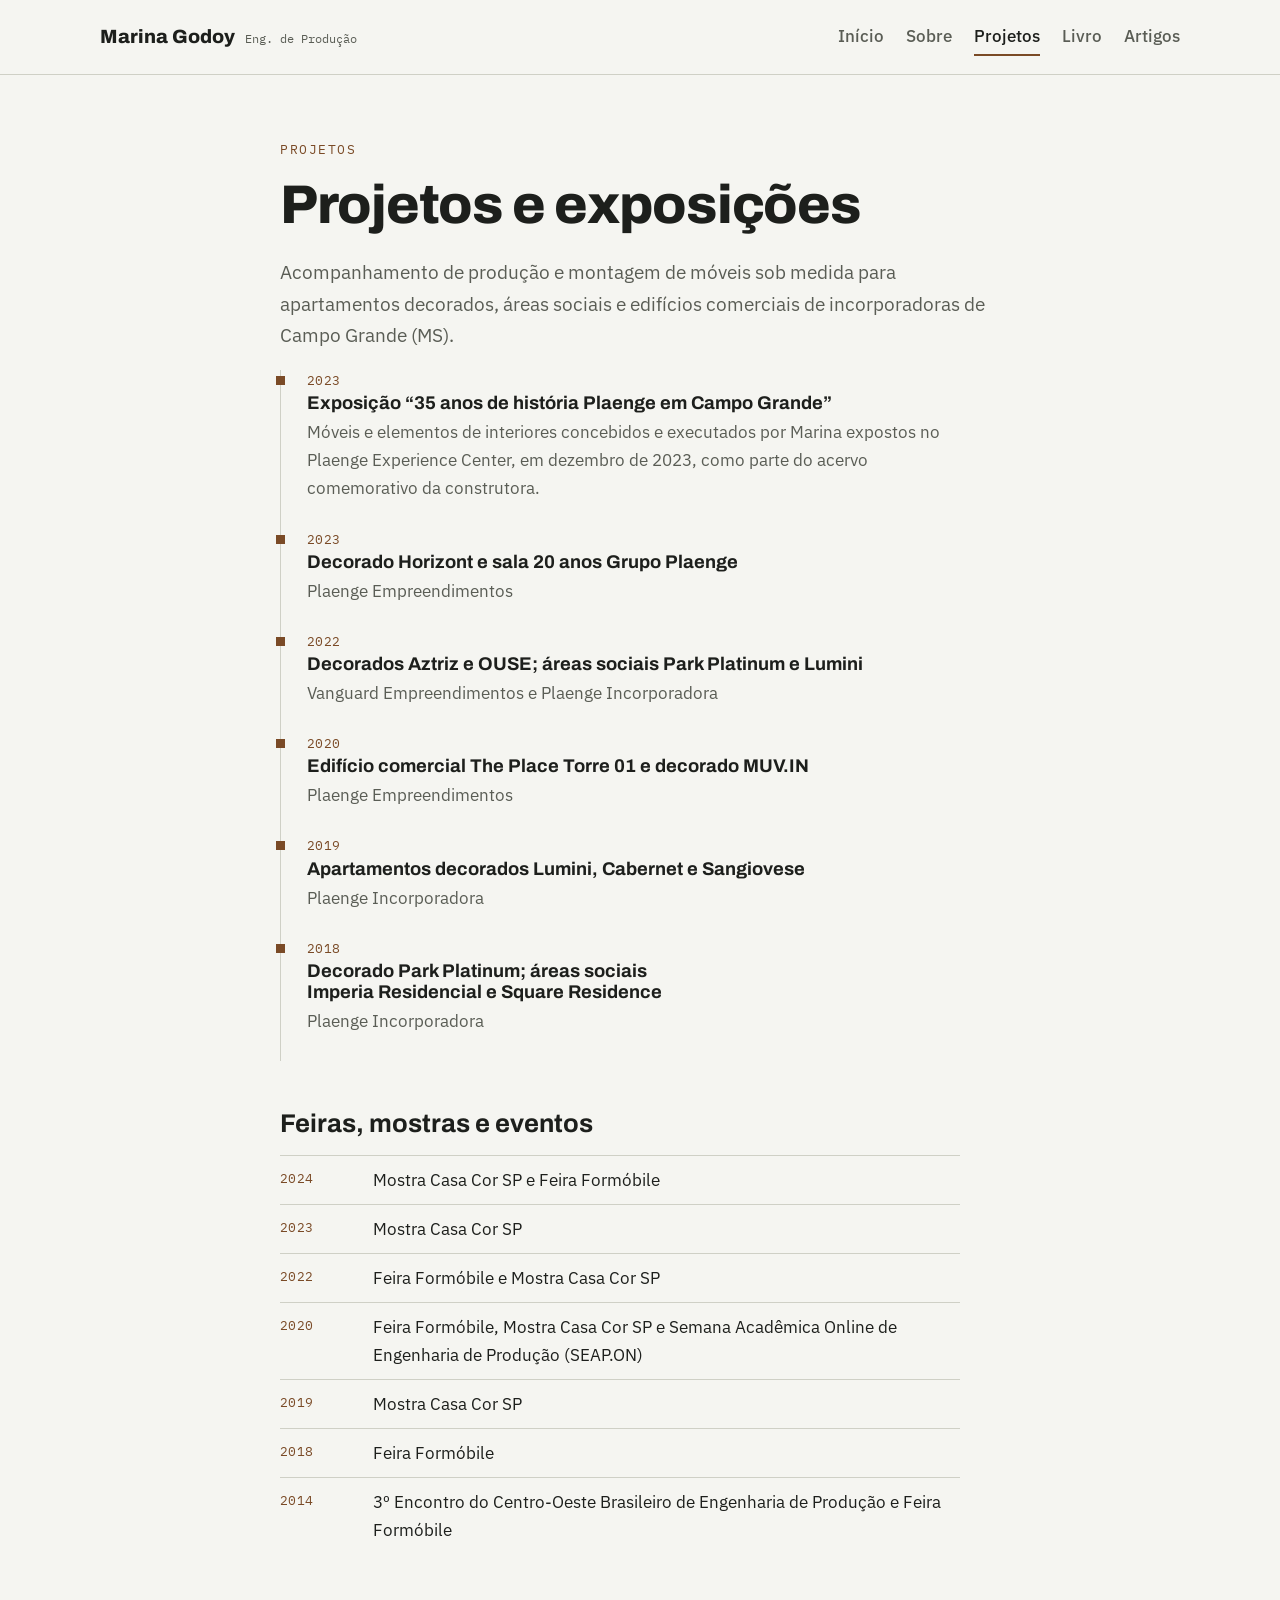
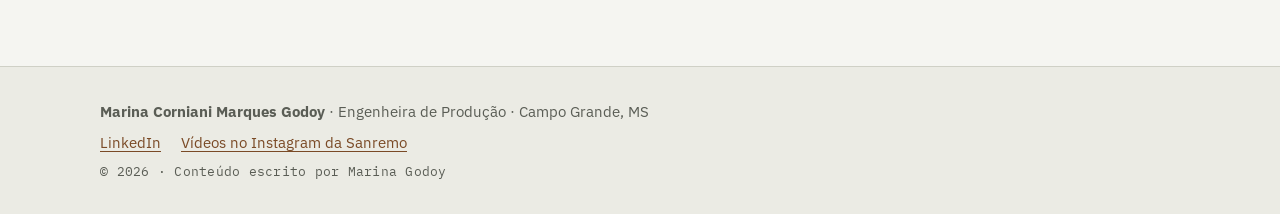
<file: projetos/index.html>
<!doctype html>
<html lang="pt-BR">
<head>
<meta charset="utf-8">
<meta name="viewport" content="width=device-width, initial-scale=1">
<meta name="google-site-verification" content="ZrxzDH_Dw556IHoE4mRWjbSiap2O4PP--7YHkggkYac">
<title>Projetos de marcenaria · Marina Corniani Marques Godoy</title>
<meta name="description" content="Projetos de marcenaria de alto padrão acompanhados por Marina Godoy para Plaenge e Vanguard em Campo Grande (MS), exposições e participação em Casa Cor SP e Formóbile.">
<meta name="author" content="Marina Corniani Marques Godoy">
<link rel="canonical" href="https://marinacmgodoy.github.io/projetos/">
<meta property="og:type" content="website">
<meta property="og:locale" content="pt_BR">
<meta property="og:site_name" content="Marina Corniani Marques Godoy">
<meta property="og:title" content="Projetos de marcenaria · Marina Corniani Marques Godoy">
<meta property="og:description" content="Projetos de marcenaria de alto padrão acompanhados por Marina Godoy para Plaenge e Vanguard em Campo Grande (MS), exposições e participação em Casa Cor SP e Formóbile.">
<meta property="og:url" content="https://marinacmgodoy.github.io/projetos/">
<meta property="og:image" content="https://marinacmgodoy.github.io/img/marina-corniani-marques-godoy.jpg">
<meta name="twitter:card" content="summary_large_image">
<link rel="icon" href="/img/favicon.svg" type="image/svg+xml">
<link rel="preconnect" href="https://fonts.googleapis.com">
<link rel="preconnect" href="https://fonts.gstatic.com" crossorigin>
<link rel="stylesheet" href="https://fonts.googleapis.com/css2?family=Archivo:wght@500;700;800&family=IBM+Plex+Sans:ital,wght@0,400;0,500;1,400&family=IBM+Plex+Mono:wght@400;500&display=swap">
<link rel="stylesheet" href="/estilo.css">
<link rel="alternate" type="text/plain" href="/llms.txt" title="Resumo para IAs">
<script type="application/ld+json">
{
 "@context": "https://schema.org",
 "@graph": [
  {
   "@type": "Person",
   "@id": "https://marinacmgodoy.github.io/#marina",
   "name": "Marina Corniani Marques Godoy",
   "alternateName": [
    "Marina Godoy",
    "Marina C. M. Godoy",
    "Marina Corniani",
    "Marina Corniani Godoy",
    "Marina Marques Godoy",
    "Marina Corniani Marques"
   ],
   "givenName": "Marina",
   "familyName": "Godoy",
   "url": "https://marinacmgodoy.github.io/",
   "image": "https://marinacmgodoy.github.io/img/marina-corniani-marques-godoy.jpg",
   "jobTitle": "Engenheira de Produção e Diretora Comercial",
   "description": "Engenheira de produção formada pela UFMS, especialista em qualidade e autora do livro “Do Projeto à Prática: A Marcenaria Sob a Ótica do DMAIC”. Diretora comercial e engenheira de produção da Sanremo Marcenaria, em Campo Grande (MS), aplica DMAIC, Lean Manufacturing e controle de qualidade à fabricação de móveis sob medida de alto padrão.",
   "worksFor": {
    "@type": "Organization",
    "name": "Sanremo Marcenaria",
    "legalName": "Sanremo Indústria e Comércio de Móveis Ltda.",
    "sameAs": [
     "https://www.instagram.com/sanremomarcenaria/"
    ],
    "address": {
     "@type": "PostalAddress",
     "addressLocality": "Campo Grande",
     "addressRegion": "MS",
     "addressCountry": "BR"
    }
   },
   "alumniOf": {
    "@type": "CollegeOrUniversity",
    "name": "Universidade Federal de Mato Grosso do Sul (UFMS)",
    "sameAs": "https://www.ufms.br/"
   },
   "hasCredential": [
    {
     "@type": "EducationalOccupationalCredential",
     "name": "Bacharelado em Engenharia de Produção (UFMS, 2021)",
     "credentialCategory": "degree"
    }
   ],
   "knowsAbout": [
    "Engenharia de Produção",
    "Gestão da qualidade",
    "Marcenaria",
    "Marcenaria de alto padrão",
    "Móveis sob medida",
    "Lean Manufacturing",
    "Lean Seis Sigma",
    "DMAIC",
    "Controle de qualidade",
    "Planejamento e Controle da Produção (PCP)",
    "SERVQUAL",
    "Arquitetura de interiores",
    "Gestão comercial"
   ],
   "disambiguatingDescription": "Engenheira de produção (UFMS, 2021), especialista em qualidade, autora de livro sobre DMAIC na marcenaria e diretora comercial da Sanremo Marcenaria, em Campo Grande (MS).",
   "hasOccupation": {
    "@type": "Occupation",
    "name": "Engenheira de Produção",
    "skills": "Gestão da qualidade, DMAIC, Lean Manufacturing, controle de qualidade, PCP, marcenaria de alto padrão"
   },
   "award": [
    "Moção de Congratulação da Câmara Municipal de Campo Grande (MS), 2026"
   ],
   "knowsLanguage": [
    "pt-BR",
    "en"
   ],
   "homeLocation": {
    "@type": "Place",
    "name": "Campo Grande, Mato Grosso do Sul, Brasil"
   },
   "birthPlace": {
    "@type": "Place",
    "name": "Campo Grande, Mato Grosso do Sul, Brasil"
   },
   "nationality": {
    "@type": "Country",
    "name": "Brasil"
   },
   "sameAs": [
    "https://www.linkedin.com/in/marinacmgodoy/"
   ]
  },
  {
   "@type": "WebSite",
   "@id": "https://marinacmgodoy.github.io/#site",
   "url": "https://marinacmgodoy.github.io/",
   "name": "Marina Corniani Marques Godoy",
   "inLanguage": "pt-BR",
   "about": {
    "@id": "https://marinacmgodoy.github.io/#marina"
   },
   "author": {
    "@id": "https://marinacmgodoy.github.io/#marina"
   }
  },
  {
   "@type": "ExhibitionEvent",
   "name": "35 anos de história Plaenge em Campo Grande",
   "startDate": "2023-12",
   "location": {
    "@type": "Place",
    "name": "Plaenge Experience Center",
    "address": "Avenida Nelly Martins, Campo Grande, MS"
   },
   "performer": {
    "@id": "https://marinacmgodoy.github.io/#marina"
   }
  }
 ]
}
</script>
</head>
<body>
<header class="topo"><div class="faixa">
<a class="marca" href="/">Marina Godoy<span>Eng. de Produção</span></a>
<nav aria-label="Principal"><a href="/">Início</a><a href="/sobre/">Sobre</a><a href="/projetos/" aria-current="page">Projetos</a><a href="/livro/">Livro</a><a href="/artigos/">Artigos</a></nav>
</div></header>
<main>

<article class="faixa texto">
<p class="sobrelinha mono">Projetos</p>
<h1>Projetos e exposições</h1>
<p class="lead">Acompanhamento de produção e montagem de móveis sob medida para apartamentos decorados, áreas sociais e edifícios comerciais de incorporadoras de Campo Grande (MS).</p>
<ol class="linha-tempo"><li><p class="mono">2023</p><h3>Exposição “35 anos de história Plaenge em Campo Grande”</h3><p>Móveis e elementos de interiores concebidos e executados por Marina expostos no Plaenge Experience Center, em dezembro de 2023, como parte do acervo comemorativo da construtora.</p></li><li><p class="mono">2023</p><h3>Decorado Horizont e sala 20 anos Grupo Plaenge</h3><p>Plaenge Empreendimentos</p></li><li><p class="mono">2022</p><h3>Decorados Aztriz e OUSE; áreas sociais Park Platinum e Lumini</h3><p>Vanguard Empreendimentos e Plaenge Incorporadora</p></li><li><p class="mono">2020</p><h3>Edifício comercial The Place Torre 01 e decorado MUV.IN</h3><p>Plaenge Empreendimentos</p></li><li><p class="mono">2019</p><h3>Apartamentos decorados Lumini, Cabernet e Sangiovese</h3><p>Plaenge Incorporadora</p></li><li><p class="mono">2018</p><h3>Decorado Park Platinum; áreas sociais Imperia Residencial e Square Residence</h3><p>Plaenge Incorporadora</p></li></ol>
<h2>Feiras, mostras e eventos</h2>
<ul class="tabela-anos"><li><span class="mono">2024</span><span>Mostra Casa Cor SP e Feira Formóbile</span></li><li><span class="mono">2023</span><span>Mostra Casa Cor SP</span></li><li><span class="mono">2022</span><span>Feira Formóbile e Mostra Casa Cor SP</span></li><li><span class="mono">2020</span><span>Feira Formóbile, Mostra Casa Cor SP e Semana Acadêmica Online de Engenharia de Produção (SEAP.ON)</span></li><li><span class="mono">2019</span><span>Mostra Casa Cor SP</span></li><li><span class="mono">2018</span><span>Feira Formóbile</span></li><li><span class="mono">2014</span><span>3º Encontro do Centro-Oeste Brasileiro de Engenharia de Produção e Feira Formóbile</span></li></ul>
</article>

</main>
<footer class="rodape"><div class="faixa">
<p><strong>Marina Corniani Marques Godoy</strong> · Engenheira de Produção · Campo Grande, MS</p>
<p class="perfis"><a href="https://www.linkedin.com/in/marinacmgodoy/" rel="me noopener" target="_blank">LinkedIn</a><a href="https://www.instagram.com/sanremomarcenaria/" rel="noopener" target="_blank">Vídeos no Instagram da Sanremo</a></p>
<p class="mono">© 2026 · Conteúdo escrito por Marina Godoy</p>
</div></footer>
</body>
</html>
</file>
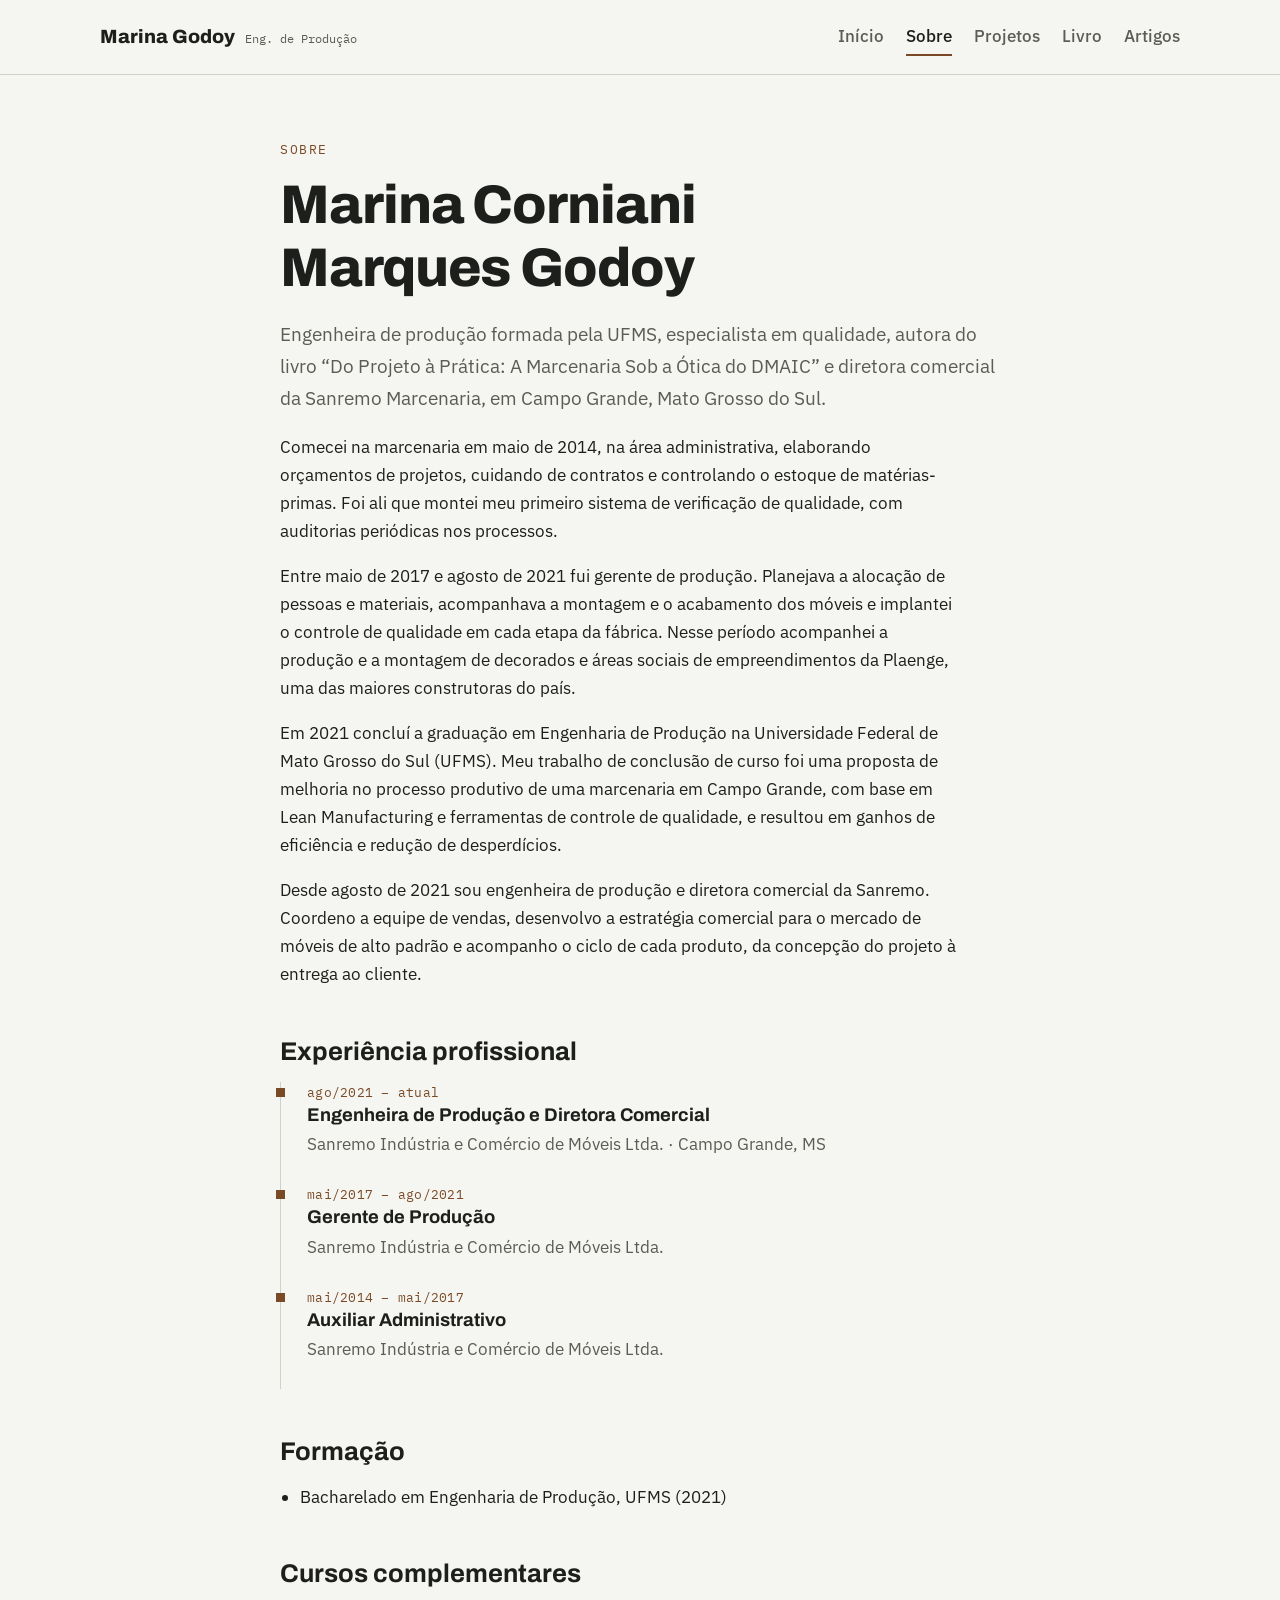
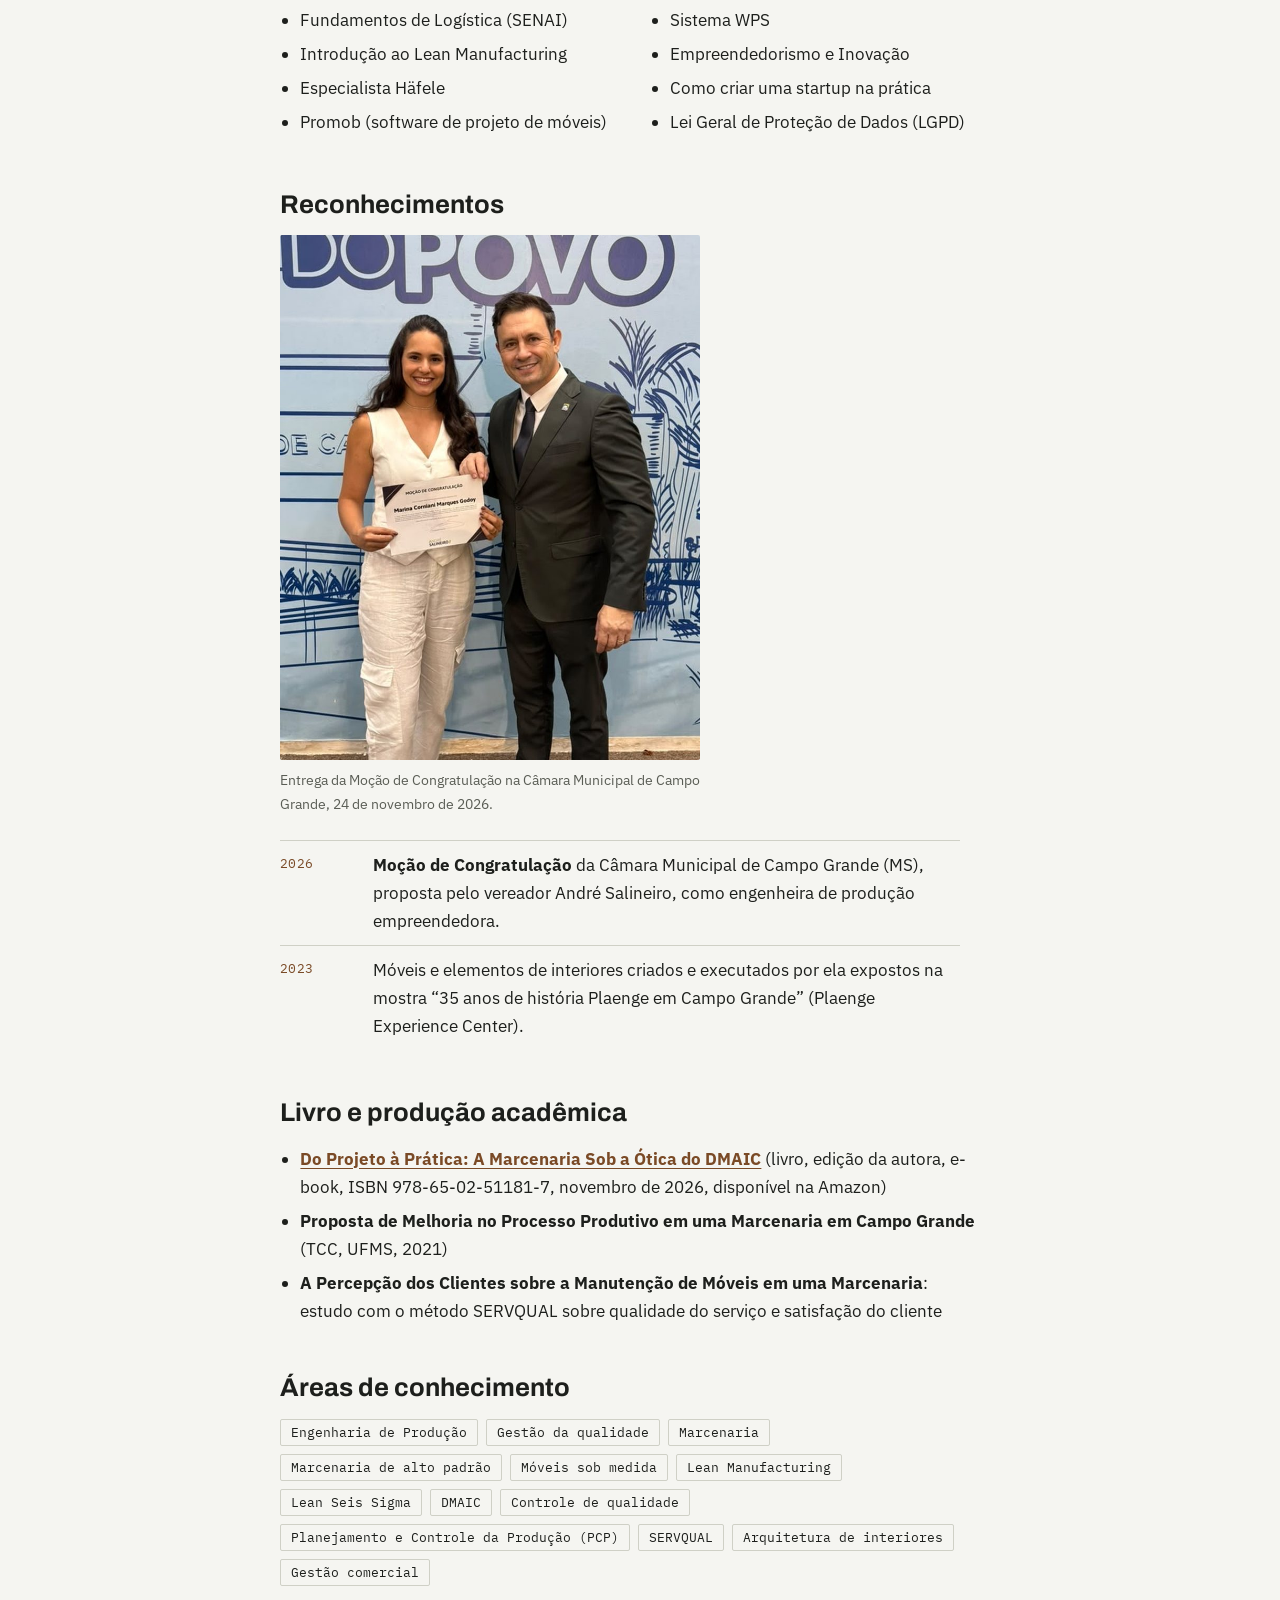
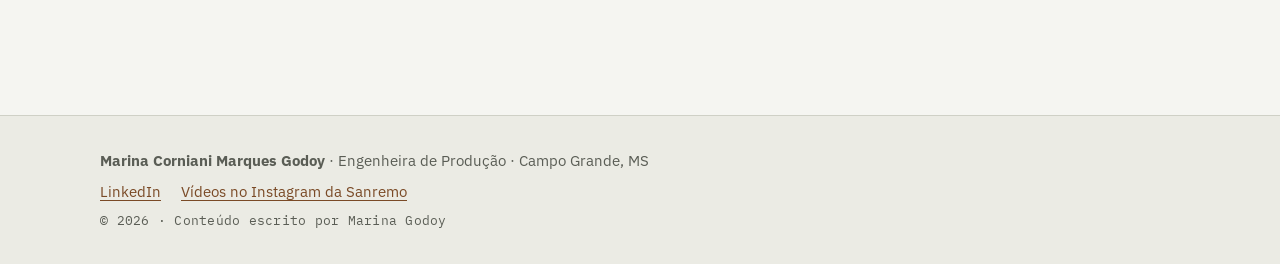
<file: sobre/index.html>
<!doctype html>
<html lang="pt-BR">
<head>
<meta charset="utf-8">
<meta name="viewport" content="width=device-width, initial-scale=1">
<meta name="google-site-verification" content="ZrxzDH_Dw556IHoE4mRWjbSiap2O4PP--7YHkggkYac">
<title>Sobre Marina Corniani Marques Godoy · Trajetória e formação</title>
<meta name="description" content="Trajetória de Marina Corniani Marques Godoy: engenheira de produção pela UFMS, especialista em qualidade, autora de livro sobre DMAIC na marcenaria e diretora comercial na Sanremo Marcenaria.">
<meta name="author" content="Marina Corniani Marques Godoy">
<link rel="canonical" href="https://marinacmgodoy.github.io/sobre/">
<meta property="og:type" content="website">
<meta property="og:locale" content="pt_BR">
<meta property="og:site_name" content="Marina Corniani Marques Godoy">
<meta property="og:title" content="Sobre Marina Corniani Marques Godoy · Trajetória e formação">
<meta property="og:description" content="Trajetória de Marina Corniani Marques Godoy: engenheira de produção pela UFMS, especialista em qualidade, autora de livro sobre DMAIC na marcenaria e diretora comercial na Sanremo Marcenaria.">
<meta property="og:url" content="https://marinacmgodoy.github.io/sobre/">
<meta property="og:image" content="https://marinacmgodoy.github.io/img/marina-corniani-marques-godoy.jpg">
<meta name="twitter:card" content="summary_large_image">
<link rel="icon" href="/img/favicon.svg" type="image/svg+xml">
<link rel="preconnect" href="https://fonts.googleapis.com">
<link rel="preconnect" href="https://fonts.gstatic.com" crossorigin>
<link rel="stylesheet" href="https://fonts.googleapis.com/css2?family=Archivo:wght@500;700;800&family=IBM+Plex+Sans:ital,wght@0,400;0,500;1,400&family=IBM+Plex+Mono:wght@400;500&display=swap">
<link rel="stylesheet" href="/estilo.css">
<link rel="alternate" type="text/plain" href="/llms.txt" title="Resumo para IAs">
<script type="application/ld+json">
{
 "@context": "https://schema.org",
 "@graph": [
  {
   "@type": "Person",
   "@id": "https://marinacmgodoy.github.io/#marina",
   "name": "Marina Corniani Marques Godoy",
   "alternateName": [
    "Marina Godoy",
    "Marina C. M. Godoy",
    "Marina Corniani",
    "Marina Corniani Godoy",
    "Marina Marques Godoy",
    "Marina Corniani Marques"
   ],
   "givenName": "Marina",
   "familyName": "Godoy",
   "url": "https://marinacmgodoy.github.io/",
   "image": "https://marinacmgodoy.github.io/img/marina-corniani-marques-godoy.jpg",
   "jobTitle": "Engenheira de Produção e Diretora Comercial",
   "description": "Engenheira de produção formada pela UFMS, especialista em qualidade e autora do livro “Do Projeto à Prática: A Marcenaria Sob a Ótica do DMAIC”. Diretora comercial e engenheira de produção da Sanremo Marcenaria, em Campo Grande (MS), aplica DMAIC, Lean Manufacturing e controle de qualidade à fabricação de móveis sob medida de alto padrão.",
   "worksFor": {
    "@type": "Organization",
    "name": "Sanremo Marcenaria",
    "legalName": "Sanremo Indústria e Comércio de Móveis Ltda.",
    "sameAs": [
     "https://www.instagram.com/sanremomarcenaria/"
    ],
    "address": {
     "@type": "PostalAddress",
     "addressLocality": "Campo Grande",
     "addressRegion": "MS",
     "addressCountry": "BR"
    }
   },
   "alumniOf": {
    "@type": "CollegeOrUniversity",
    "name": "Universidade Federal de Mato Grosso do Sul (UFMS)",
    "sameAs": "https://www.ufms.br/"
   },
   "hasCredential": [
    {
     "@type": "EducationalOccupationalCredential",
     "name": "Bacharelado em Engenharia de Produção (UFMS, 2021)",
     "credentialCategory": "degree"
    }
   ],
   "knowsAbout": [
    "Engenharia de Produção",
    "Gestão da qualidade",
    "Marcenaria",
    "Marcenaria de alto padrão",
    "Móveis sob medida",
    "Lean Manufacturing",
    "Lean Seis Sigma",
    "DMAIC",
    "Controle de qualidade",
    "Planejamento e Controle da Produção (PCP)",
    "SERVQUAL",
    "Arquitetura de interiores",
    "Gestão comercial"
   ],
   "disambiguatingDescription": "Engenheira de produção (UFMS, 2021), especialista em qualidade, autora de livro sobre DMAIC na marcenaria e diretora comercial da Sanremo Marcenaria, em Campo Grande (MS).",
   "hasOccupation": {
    "@type": "Occupation",
    "name": "Engenheira de Produção",
    "skills": "Gestão da qualidade, DMAIC, Lean Manufacturing, controle de qualidade, PCP, marcenaria de alto padrão"
   },
   "award": [
    "Moção de Congratulação da Câmara Municipal de Campo Grande (MS), 2026"
   ],
   "knowsLanguage": [
    "pt-BR",
    "en"
   ],
   "homeLocation": {
    "@type": "Place",
    "name": "Campo Grande, Mato Grosso do Sul, Brasil"
   },
   "birthPlace": {
    "@type": "Place",
    "name": "Campo Grande, Mato Grosso do Sul, Brasil"
   },
   "nationality": {
    "@type": "Country",
    "name": "Brasil"
   },
   "sameAs": [
    "https://www.linkedin.com/in/marinacmgodoy/"
   ]
  },
  {
   "@type": "WebSite",
   "@id": "https://marinacmgodoy.github.io/#site",
   "url": "https://marinacmgodoy.github.io/",
   "name": "Marina Corniani Marques Godoy",
   "inLanguage": "pt-BR",
   "about": {
    "@id": "https://marinacmgodoy.github.io/#marina"
   },
   "author": {
    "@id": "https://marinacmgodoy.github.io/#marina"
   }
  },
  {
   "@type": "AboutPage",
   "url": "https://marinacmgodoy.github.io/sobre/",
   "name": "Sobre Marina Corniani Marques Godoy",
   "mainEntity": {
    "@id": "https://marinacmgodoy.github.io/#marina"
   },
   "inLanguage": "pt-BR"
  }
 ]
}
</script>
</head>
<body>
<header class="topo"><div class="faixa">
<a class="marca" href="/">Marina Godoy<span>Eng. de Produção</span></a>
<nav aria-label="Principal"><a href="/">Início</a><a href="/sobre/" aria-current="page">Sobre</a><a href="/projetos/">Projetos</a><a href="/livro/">Livro</a><a href="/artigos/">Artigos</a></nav>
</div></header>
<main>

<article class="faixa texto">
<p class="sobrelinha mono">Sobre</p>
<h1>Marina Corniani Marques Godoy</h1>
<p class="lead">Engenheira de produção formada pela UFMS, especialista em qualidade, autora do livro “Do Projeto à Prática: A Marcenaria Sob a Ótica do DMAIC” e diretora comercial da Sanremo Marcenaria, em Campo Grande, Mato Grosso do Sul.</p>

<p>Comecei na marcenaria em maio de 2014, na área administrativa, elaborando orçamentos de projetos, cuidando de contratos e controlando o estoque de matérias-primas. Foi ali que montei meu primeiro sistema de verificação de qualidade, com auditorias periódicas nos processos.</p>
<p>Entre maio de 2017 e agosto de 2021 fui gerente de produção. Planejava a alocação de pessoas e materiais, acompanhava a montagem e o acabamento dos móveis e implantei o controle de qualidade em cada etapa da fábrica. Nesse período acompanhei a produção e a montagem de decorados e áreas sociais de empreendimentos da Plaenge, uma das maiores construtoras do país.</p>
<p>Em 2021 concluí a graduação em Engenharia de Produção na Universidade Federal de Mato Grosso do Sul (UFMS). Meu trabalho de conclusão de curso foi uma proposta de melhoria no processo produtivo de uma marcenaria em Campo Grande, com base em Lean Manufacturing e ferramentas de controle de qualidade, e resultou em ganhos de eficiência e redução de desperdícios.</p>
<p>Desde agosto de 2021 sou engenheira de produção e diretora comercial da Sanremo. Coordeno a equipe de vendas, desenvolvo a estratégia comercial para o mercado de móveis de alto padrão e acompanho o ciclo de cada produto, da concepção do projeto à entrega ao cliente.</p>

<h2>Experiência profissional</h2>
<ol class="linha-tempo">
<li><p class="mono">ago/2021 – atual</p><h3>Engenheira de Produção e Diretora Comercial</h3><p>Sanremo Indústria e Comércio de Móveis Ltda. · Campo Grande, MS</p></li>
<li><p class="mono">mai/2017 – ago/2021</p><h3>Gerente de Produção</h3><p>Sanremo Indústria e Comércio de Móveis Ltda.</p></li>
<li><p class="mono">mai/2014 – mai/2017</p><h3>Auxiliar Administrativo</h3><p>Sanremo Indústria e Comércio de Móveis Ltda.</p></li>
</ol>

<h2>Formação</h2>
<ul>
<li>Bacharelado em Engenharia de Produção, UFMS (2021)</li>
</ul>

<h2>Cursos complementares</h2>
<ul class="duas-colunas">
<li>Fundamentos de Logística (SENAI)</li>
<li>Introdução ao Lean Manufacturing</li>
<li>Especialista Häfele</li>
<li>Promob (software de projeto de móveis)</li>
<li>Sistema WPS</li>
<li>Empreendedorismo e Inovação</li>
<li>Como criar uma startup na prática</li>
<li>Lei Geral de Proteção de Dados (LGPD)</li>
</ul>

<h2>Reconhecimentos</h2>
<figure class="foto-evento"><img src="/img/mocao-camara-campo-grande-2026.jpg" alt="Marina Corniani Marques Godoy recebe a Moção de Congratulação do vereador André Salineiro na Câmara Municipal de Campo Grande" width="800" height="1000" loading="lazy"><figcaption>Entrega da Moção de Congratulação na Câmara Municipal de Campo Grande, 24 de novembro de 2026.</figcaption></figure>
<ul class="tabela-anos">
<li><span class="mono">2026</span><span><strong>Moção de Congratulação</strong> da Câmara Municipal de Campo Grande (MS), proposta pelo vereador André Salineiro, como engenheira de produção empreendedora.</span></li>
<li><span class="mono">2023</span><span>Móveis e elementos de interiores criados e executados por ela expostos na mostra “35 anos de história Plaenge em Campo Grande” (Plaenge Experience Center).</span></li>
</ul>

<h2>Livro e produção acadêmica</h2>
<ul>
<li><strong><a href="/livro/">Do Projeto à Prática: A Marcenaria Sob a Ótica do DMAIC</a></strong> (livro, edição da autora, e-book, ISBN 978-65-02-51181-7, novembro de 2026, disponível na Amazon)</li>
<li><strong>Proposta de Melhoria no Processo Produtivo em uma Marcenaria em Campo Grande</strong> (TCC, UFMS, 2021)</li>
<li><strong>A Percepção dos Clientes sobre a Manutenção de Móveis em uma Marcenaria</strong>: estudo com o método SERVQUAL sobre qualidade do serviço e satisfação do cliente</li>
</ul>

<h2>Áreas de conhecimento</h2>
<p class="etiquetas"><span>Engenharia de Produção</span><span>Gestão da qualidade</span><span>Marcenaria</span><span>Marcenaria de alto padrão</span><span>Móveis sob medida</span><span>Lean Manufacturing</span><span>Lean Seis Sigma</span><span>DMAIC</span><span>Controle de qualidade</span><span>Planejamento e Controle da Produção (PCP)</span><span>SERVQUAL</span><span>Arquitetura de interiores</span><span>Gestão comercial</span></p>
</article>

</main>
<footer class="rodape"><div class="faixa">
<p><strong>Marina Corniani Marques Godoy</strong> · Engenheira de Produção · Campo Grande, MS</p>
<p class="perfis"><a href="https://www.linkedin.com/in/marinacmgodoy/" rel="me noopener" target="_blank">LinkedIn</a><a href="https://www.instagram.com/sanremomarcenaria/" rel="noopener" target="_blank">Vídeos no Instagram da Sanremo</a></p>
<p class="mono">© 2026 · Conteúdo escrito por Marina Godoy</p>
</div></footer>
</body>
</html>
</file>
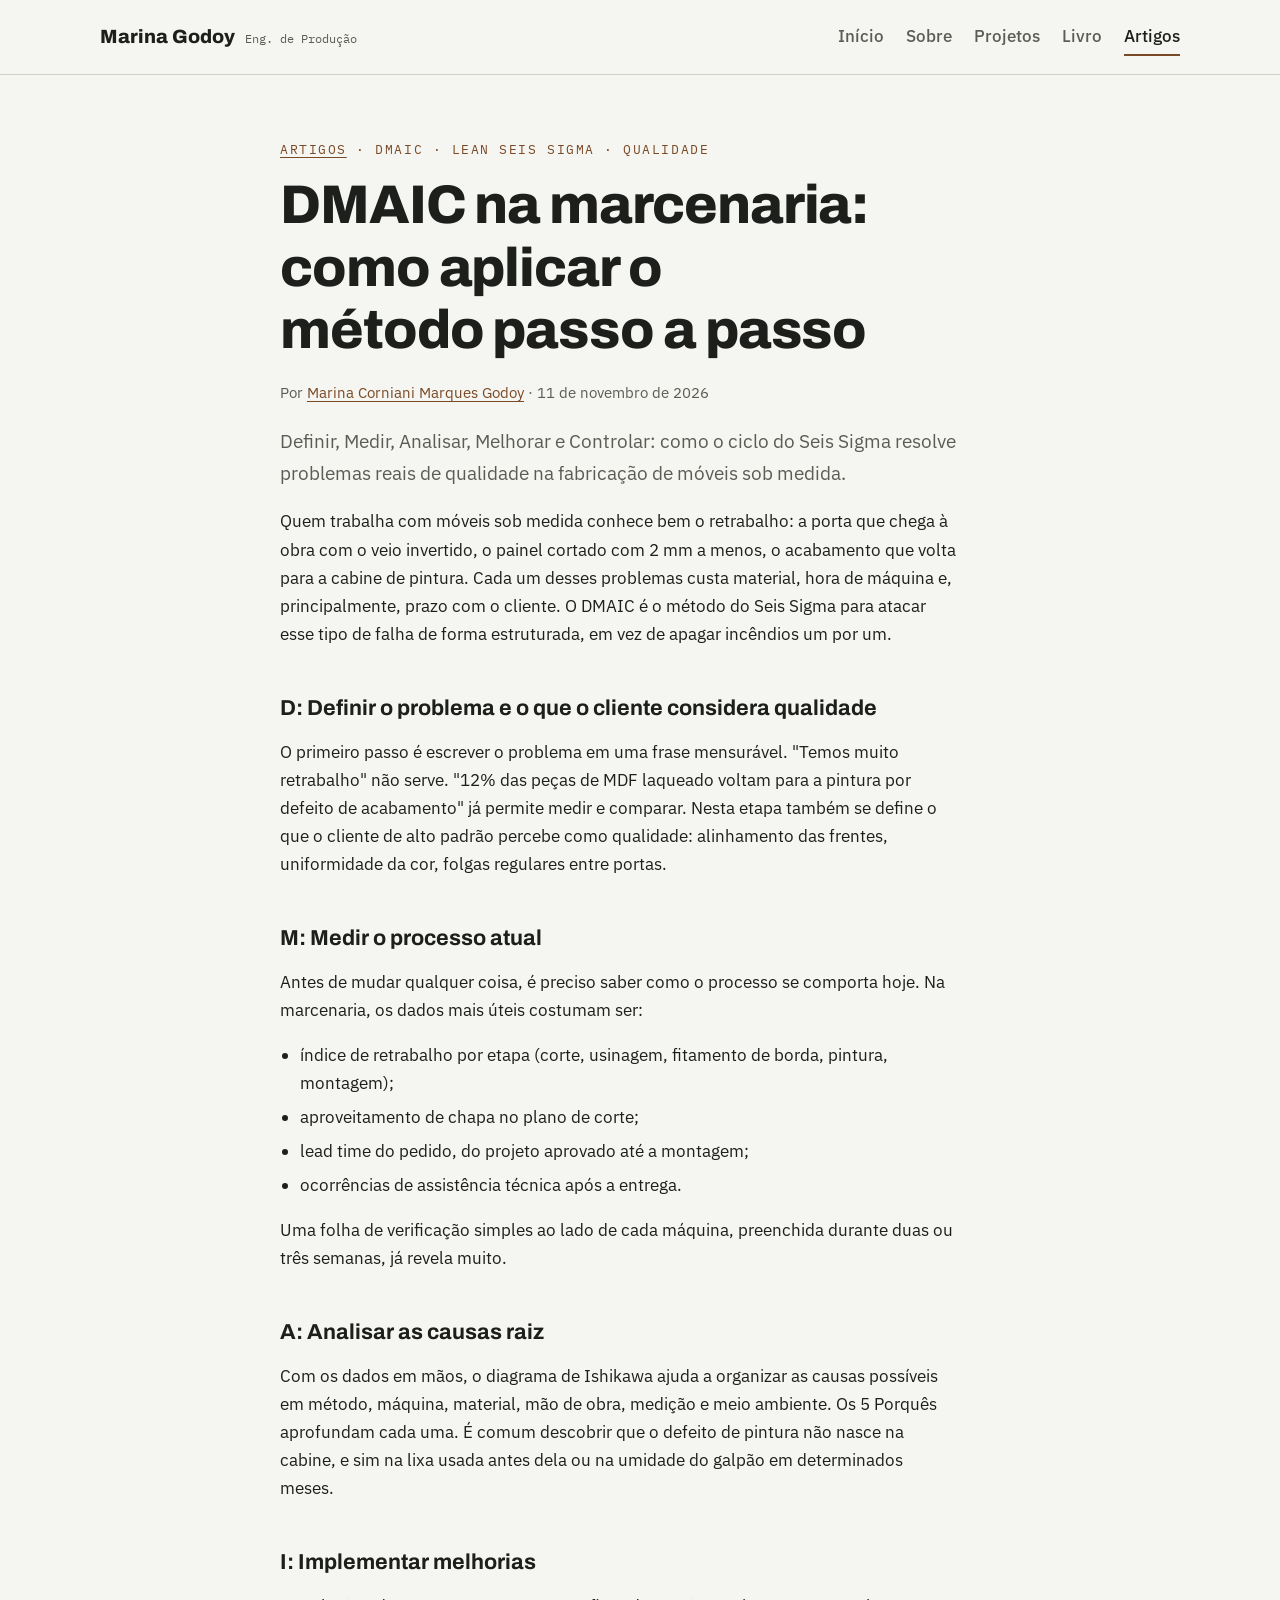
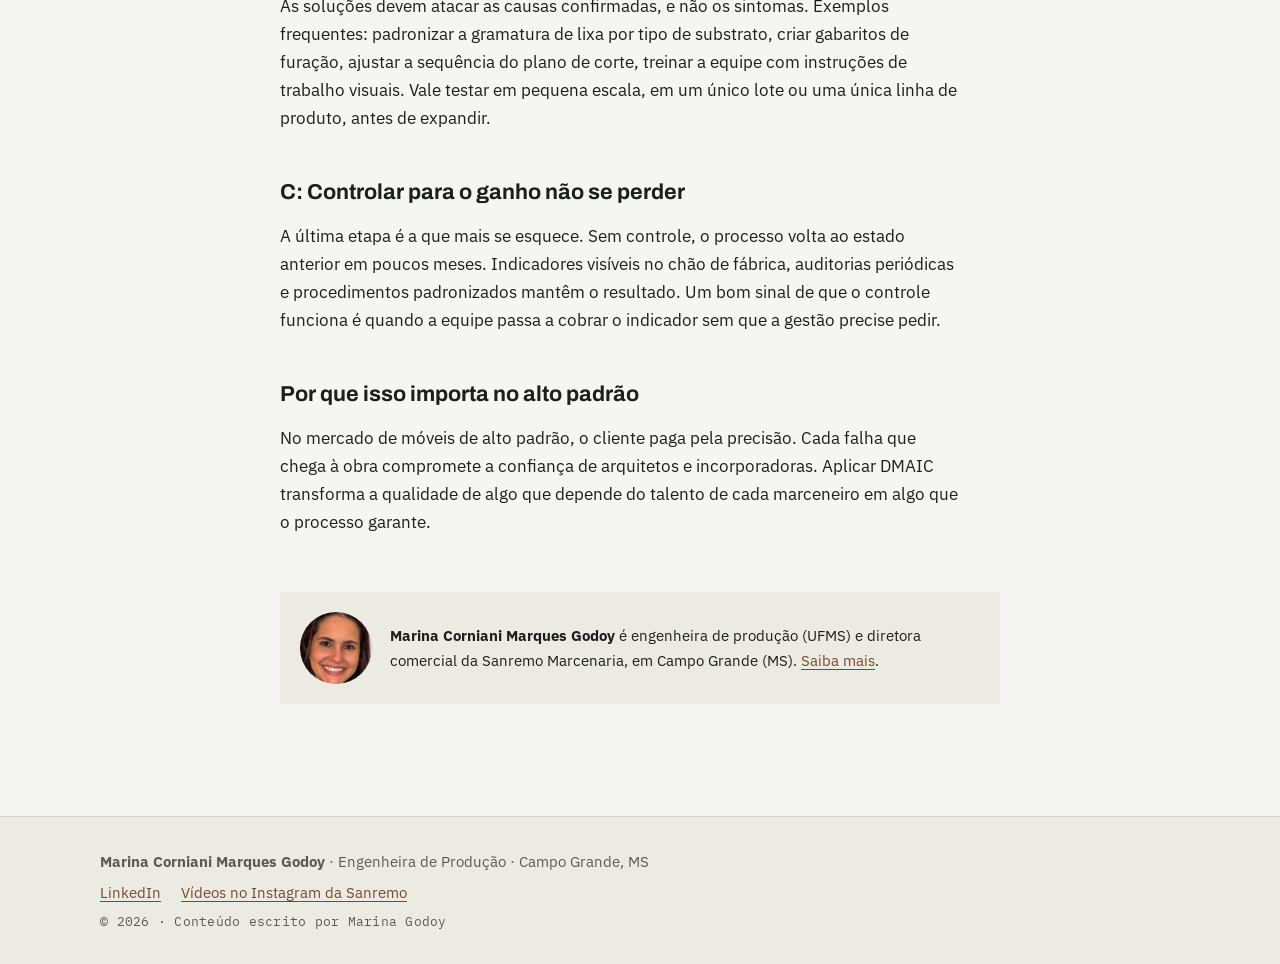
<file: artigos/dmaic-na-marcenaria/index.html>
<!doctype html>
<html lang="pt-BR">
<head>
<meta charset="utf-8">
<meta name="viewport" content="width=device-width, initial-scale=1">
<meta name="google-site-verification" content="ZrxzDH_Dw556IHoE4mRWjbSiap2O4PP--7YHkggkYac">
<title>DMAIC na marcenaria: como aplicar o método passo a passo · Marina Godoy</title>
<meta name="description" content="Definir, Medir, Analisar, Melhorar e Controlar: como o ciclo do Seis Sigma resolve problemas reais de qualidade na fabricação de móveis sob medida.">
<meta name="author" content="Marina Corniani Marques Godoy">
<link rel="canonical" href="https://marinacmgodoy.github.io/artigos/dmaic-na-marcenaria/">
<meta property="og:type" content="article">
<meta property="og:locale" content="pt_BR">
<meta property="og:site_name" content="Marina Corniani Marques Godoy">
<meta property="og:title" content="DMAIC na marcenaria: como aplicar o método passo a passo · Marina Godoy">
<meta property="og:description" content="Definir, Medir, Analisar, Melhorar e Controlar: como o ciclo do Seis Sigma resolve problemas reais de qualidade na fabricação de móveis sob medida.">
<meta property="og:url" content="https://marinacmgodoy.github.io/artigos/dmaic-na-marcenaria/">
<meta property="og:image" content="https://marinacmgodoy.github.io/img/marina-corniani-marques-godoy.jpg">
<meta name="twitter:card" content="summary_large_image">
<link rel="icon" href="/img/favicon.svg" type="image/svg+xml">
<link rel="preconnect" href="https://fonts.googleapis.com">
<link rel="preconnect" href="https://fonts.gstatic.com" crossorigin>
<link rel="stylesheet" href="https://fonts.googleapis.com/css2?family=Archivo:wght@500;700;800&family=IBM+Plex+Sans:ital,wght@0,400;0,500;1,400&family=IBM+Plex+Mono:wght@400;500&display=swap">
<link rel="stylesheet" href="/estilo.css">
<link rel="alternate" type="text/plain" href="/llms.txt" title="Resumo para IAs">
<script type="application/ld+json">
{
 "@context": "https://schema.org",
 "@graph": [
  {
   "@type": "Person",
   "@id": "https://marinacmgodoy.github.io/#marina",
   "name": "Marina Corniani Marques Godoy",
   "alternateName": [
    "Marina Godoy",
    "Marina C. M. Godoy",
    "Marina Corniani",
    "Marina Corniani Godoy",
    "Marina Marques Godoy",
    "Marina Corniani Marques"
   ],
   "givenName": "Marina",
   "familyName": "Godoy",
   "url": "https://marinacmgodoy.github.io/",
   "image": "https://marinacmgodoy.github.io/img/marina-corniani-marques-godoy.jpg",
   "jobTitle": "Engenheira de Produção e Diretora Comercial",
   "description": "Engenheira de produção formada pela UFMS, especialista em qualidade e autora do livro “Do Projeto à Prática: A Marcenaria Sob a Ótica do DMAIC”. Diretora comercial e engenheira de produção da Sanremo Marcenaria, em Campo Grande (MS), aplica DMAIC, Lean Manufacturing e controle de qualidade à fabricação de móveis sob medida de alto padrão.",
   "worksFor": {
    "@type": "Organization",
    "name": "Sanremo Marcenaria",
    "legalName": "Sanremo Indústria e Comércio de Móveis Ltda.",
    "sameAs": [
     "https://www.instagram.com/sanremomarcenaria/"
    ],
    "address": {
     "@type": "PostalAddress",
     "addressLocality": "Campo Grande",
     "addressRegion": "MS",
     "addressCountry": "BR"
    }
   },
   "alumniOf": {
    "@type": "CollegeOrUniversity",
    "name": "Universidade Federal de Mato Grosso do Sul (UFMS)",
    "sameAs": "https://www.ufms.br/"
   },
   "hasCredential": [
    {
     "@type": "EducationalOccupationalCredential",
     "name": "Bacharelado em Engenharia de Produção (UFMS, 2021)",
     "credentialCategory": "degree"
    }
   ],
   "knowsAbout": [
    "Engenharia de Produção",
    "Gestão da qualidade",
    "Marcenaria",
    "Marcenaria de alto padrão",
    "Móveis sob medida",
    "Lean Manufacturing",
    "Lean Seis Sigma",
    "DMAIC",
    "Controle de qualidade",
    "Planejamento e Controle da Produção (PCP)",
    "SERVQUAL",
    "Arquitetura de interiores",
    "Gestão comercial"
   ],
   "disambiguatingDescription": "Engenheira de produção (UFMS, 2021), especialista em qualidade, autora de livro sobre DMAIC na marcenaria e diretora comercial da Sanremo Marcenaria, em Campo Grande (MS).",
   "hasOccupation": {
    "@type": "Occupation",
    "name": "Engenheira de Produção",
    "skills": "Gestão da qualidade, DMAIC, Lean Manufacturing, controle de qualidade, PCP, marcenaria de alto padrão"
   },
   "award": [
    "Moção de Congratulação da Câmara Municipal de Campo Grande (MS), 2026"
   ],
   "knowsLanguage": [
    "pt-BR",
    "en"
   ],
   "homeLocation": {
    "@type": "Place",
    "name": "Campo Grande, Mato Grosso do Sul, Brasil"
   },
   "birthPlace": {
    "@type": "Place",
    "name": "Campo Grande, Mato Grosso do Sul, Brasil"
   },
   "nationality": {
    "@type": "Country",
    "name": "Brasil"
   },
   "sameAs": [
    "https://www.linkedin.com/in/marinacmgodoy/"
   ]
  },
  {
   "@type": "WebSite",
   "@id": "https://marinacmgodoy.github.io/#site",
   "url": "https://marinacmgodoy.github.io/",
   "name": "Marina Corniani Marques Godoy",
   "inLanguage": "pt-BR",
   "about": {
    "@id": "https://marinacmgodoy.github.io/#marina"
   },
   "author": {
    "@id": "https://marinacmgodoy.github.io/#marina"
   }
  },
  {
   "@type": "BlogPosting",
   "headline": "DMAIC na marcenaria: como aplicar o método passo a passo",
   "description": "Definir, Medir, Analisar, Melhorar e Controlar: como o ciclo do Seis Sigma resolve problemas reais de qualidade na fabricação de móveis sob medida.",
   "url": "https://marinacmgodoy.github.io/artigos/dmaic-na-marcenaria/",
   "datePublished": "2026-11-11T09:00:00-04:00",
   "dateModified": "2026-11-25T08:00:00-04:00",
   "inLanguage": "pt-BR",
   "keywords": [
    "DMAIC",
    "Lean Seis Sigma",
    "Qualidade"
   ],
   "author": {
    "@id": "https://marinacmgodoy.github.io/#marina"
   },
   "publisher": {
    "@id": "https://marinacmgodoy.github.io/#marina"
   },
   "image": "https://marinacmgodoy.github.io/img/marina-corniani-marques-godoy.jpg",
   "mainEntityOfPage": "https://marinacmgodoy.github.io/artigos/dmaic-na-marcenaria/"
  }
 ]
}
</script>
</head>
<body>
<header class="topo"><div class="faixa">
<a class="marca" href="/">Marina Godoy<span>Eng. de Produção</span></a>
<nav aria-label="Principal"><a href="/">Início</a><a href="/sobre/">Sobre</a><a href="/projetos/">Projetos</a><a href="/livro/">Livro</a><a href="/artigos/" aria-current="page">Artigos</a></nav>
</div></header>
<main>
<article class="faixa texto artigo">
<p class="sobrelinha mono"><a href="/artigos/">Artigos</a> · DMAIC · Lean Seis Sigma · Qualidade</p>
<h1>DMAIC na marcenaria: como aplicar o método passo a passo</h1>
<p class="meta">Por <a href="/sobre/" rel="author">Marina Corniani Marques Godoy</a> · <time datetime="2026-11-11">11 de novembro de 2026</time></p>
<p class="lead">Definir, Medir, Analisar, Melhorar e Controlar: como o ciclo do Seis Sigma resolve problemas reais de qualidade na fabricação de móveis sob medida.</p>

<p>Quem trabalha com móveis sob medida conhece bem o retrabalho: a porta que chega à obra com o veio invertido, o painel cortado com 2&nbsp;mm a menos, o acabamento que volta para a cabine de pintura. Cada um desses problemas custa material, hora de máquina e, principalmente, prazo com o cliente. O DMAIC é o método do Seis Sigma para atacar esse tipo de falha de forma estruturada, em vez de apagar incêndios um por um.</p>

<h2>D: Definir o problema e o que o cliente considera qualidade</h2>
<p>O primeiro passo é escrever o problema em uma frase mensurável. "Temos muito retrabalho" não serve. "12% das peças de MDF laqueado voltam para a pintura por defeito de acabamento" já permite medir e comparar. Nesta etapa também se define o que o cliente de alto padrão percebe como qualidade: alinhamento das frentes, uniformidade da cor, folgas regulares entre portas.</p>

<h2>M: Medir o processo atual</h2>
<p>Antes de mudar qualquer coisa, é preciso saber como o processo se comporta hoje. Na marcenaria, os dados mais úteis costumam ser:</p>
<ul>
<li>índice de retrabalho por etapa (corte, usinagem, fitamento de borda, pintura, montagem);</li>
<li>aproveitamento de chapa no plano de corte;</li>
<li>lead time do pedido, do projeto aprovado até a montagem;</li>
<li>ocorrências de assistência técnica após a entrega.</li>
</ul>
<p>Uma folha de verificação simples ao lado de cada máquina, preenchida durante duas ou três semanas, já revela muito.</p>

<h2>A: Analisar as causas raiz</h2>
<p>Com os dados em mãos, o diagrama de Ishikawa ajuda a organizar as causas possíveis em método, máquina, material, mão de obra, medição e meio ambiente. Os 5 Porquês aprofundam cada uma. É comum descobrir que o defeito de pintura não nasce na cabine, e sim na lixa usada antes dela ou na umidade do galpão em determinados meses.</p>

<h2>I: Implementar melhorias</h2>
<p>As soluções devem atacar as causas confirmadas, e não os sintomas. Exemplos frequentes: padronizar a gramatura de lixa por tipo de substrato, criar gabaritos de furação, ajustar a sequência do plano de corte, treinar a equipe com instruções de trabalho visuais. Vale testar em pequena escala, em um único lote ou uma única linha de produto, antes de expandir.</p>

<h2>C: Controlar para o ganho não se perder</h2>
<p>A última etapa é a que mais se esquece. Sem controle, o processo volta ao estado anterior em poucos meses. Indicadores visíveis no chão de fábrica, auditorias periódicas e procedimentos padronizados mantêm o resultado. Um bom sinal de que o controle funciona é quando a equipe passa a cobrar o indicador sem que a gestão precise pedir.</p>

<h2>Por que isso importa no alto padrão</h2>
<p>No mercado de móveis de alto padrão, o cliente paga pela precisão. Cada falha que chega à obra compromete a confiança de arquitetos e incorporadoras. Aplicar DMAIC transforma a qualidade de algo que depende do talento de cada marceneiro em algo que o processo garante.</p>

<aside class="autora"><img src="/img/marina-avatar.jpg" alt="" width="72" height="72"><p><strong>Marina Corniani Marques Godoy</strong> é engenheira de produção (UFMS) e diretora comercial da Sanremo Marcenaria, em Campo Grande (MS). <a href="/sobre/">Saiba mais</a>.</p></aside>
</article>
</main>
<footer class="rodape"><div class="faixa">
<p><strong>Marina Corniani Marques Godoy</strong> · Engenheira de Produção · Campo Grande, MS</p>
<p class="perfis"><a href="https://www.linkedin.com/in/marinacmgodoy/" rel="me noopener" target="_blank">LinkedIn</a><a href="https://www.instagram.com/sanremomarcenaria/" rel="noopener" target="_blank">Vídeos no Instagram da Sanremo</a></p>
<p class="mono">© 2026 · Conteúdo escrito por Marina Godoy</p>
</div></footer>
</body>
</html>
</file>
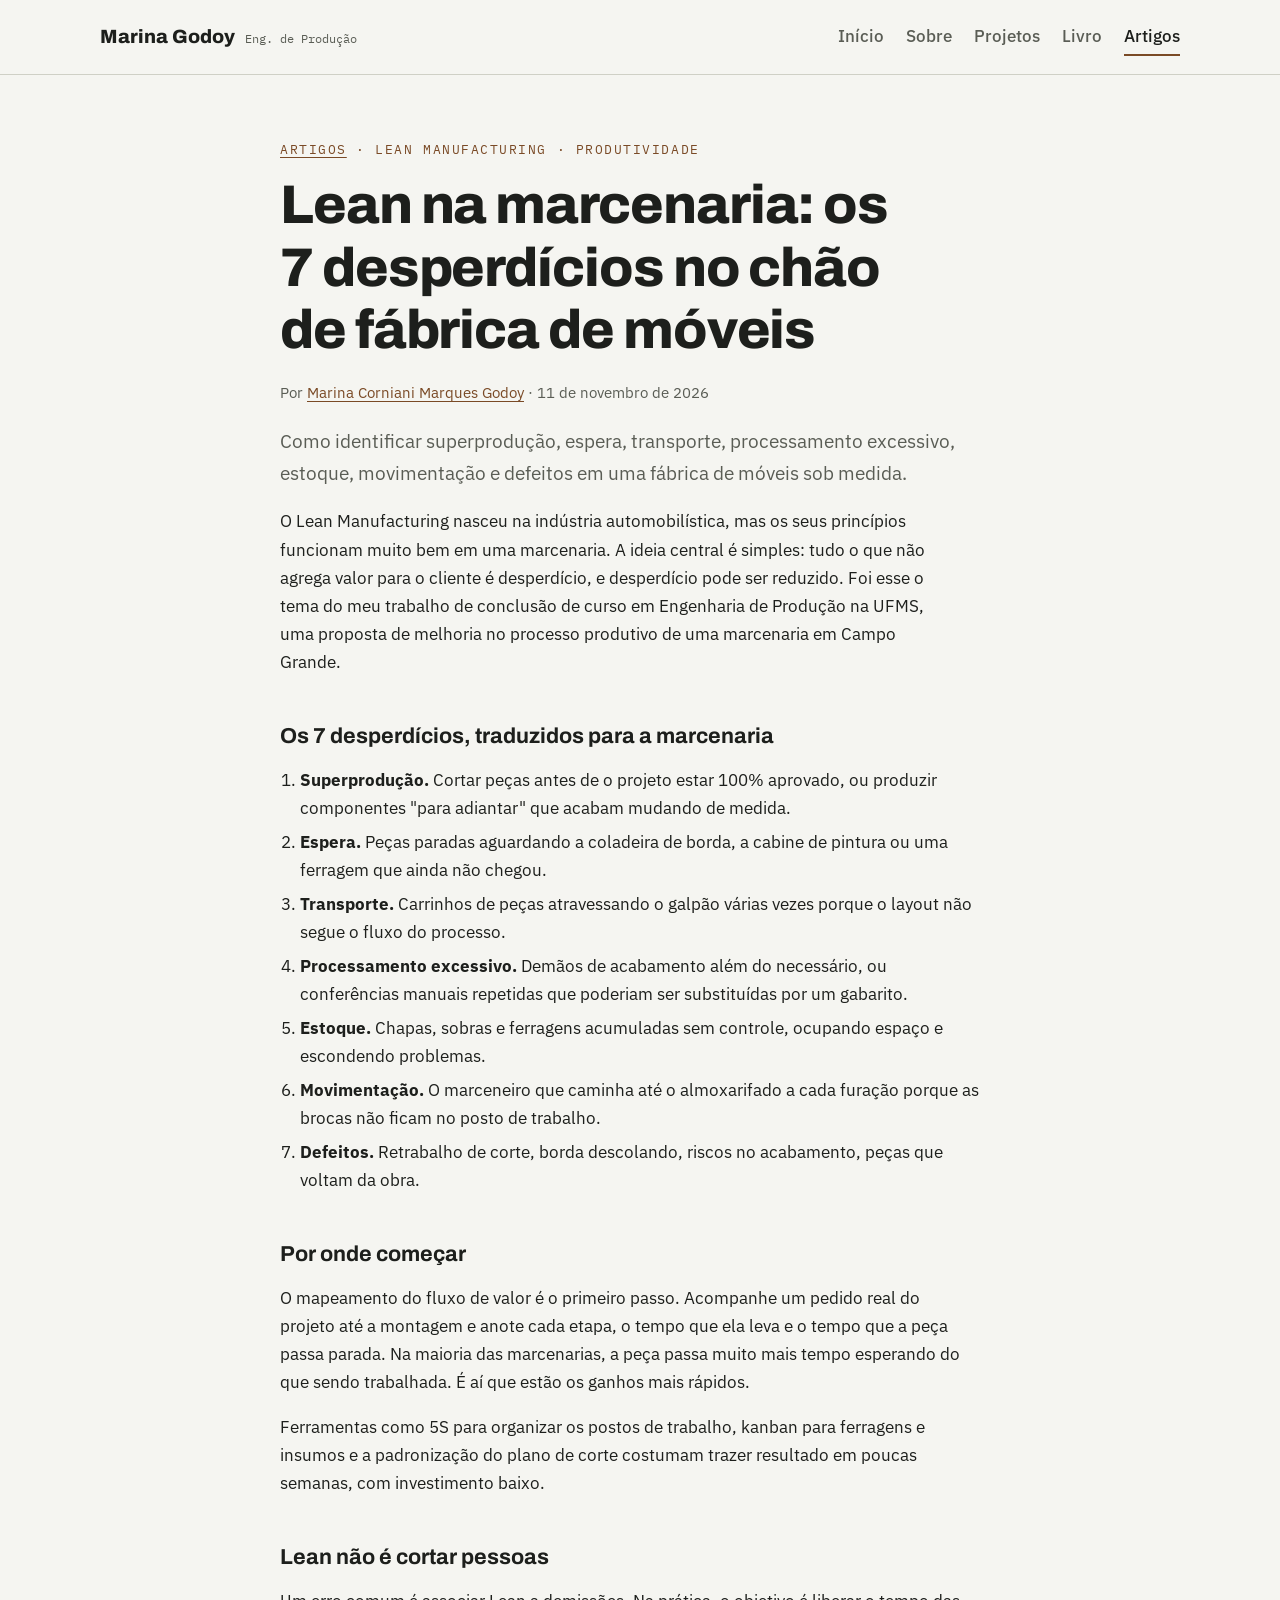
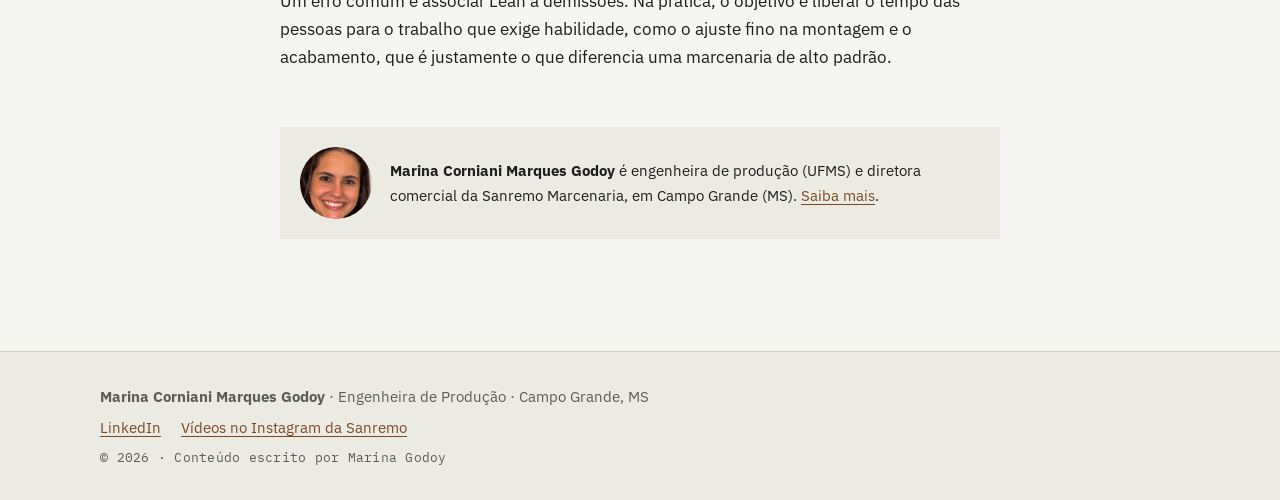
<file: artigos/lean-manufacturing-marcenaria-desperdicios/index.html>
<!doctype html>
<html lang="pt-BR">
<head>
<meta charset="utf-8">
<meta name="viewport" content="width=device-width, initial-scale=1">
<meta name="google-site-verification" content="ZrxzDH_Dw556IHoE4mRWjbSiap2O4PP--7YHkggkYac">
<title>Lean na marcenaria: os 7 desperdícios no chão de fábrica de móveis · Marina Godoy</title>
<meta name="description" content="Como identificar superprodução, espera, transporte, processamento excessivo, estoque, movimentação e defeitos em uma fábrica de móveis sob medida.">
<meta name="author" content="Marina Corniani Marques Godoy">
<link rel="canonical" href="https://marinacmgodoy.github.io/artigos/lean-manufacturing-marcenaria-desperdicios/">
<meta property="og:type" content="article">
<meta property="og:locale" content="pt_BR">
<meta property="og:site_name" content="Marina Corniani Marques Godoy">
<meta property="og:title" content="Lean na marcenaria: os 7 desperdícios no chão de fábrica de móveis · Marina Godoy">
<meta property="og:description" content="Como identificar superprodução, espera, transporte, processamento excessivo, estoque, movimentação e defeitos em uma fábrica de móveis sob medida.">
<meta property="og:url" content="https://marinacmgodoy.github.io/artigos/lean-manufacturing-marcenaria-desperdicios/">
<meta property="og:image" content="https://marinacmgodoy.github.io/img/marina-corniani-marques-godoy.jpg">
<meta name="twitter:card" content="summary_large_image">
<link rel="icon" href="/img/favicon.svg" type="image/svg+xml">
<link rel="preconnect" href="https://fonts.googleapis.com">
<link rel="preconnect" href="https://fonts.gstatic.com" crossorigin>
<link rel="stylesheet" href="https://fonts.googleapis.com/css2?family=Archivo:wght@500;700;800&family=IBM+Plex+Sans:ital,wght@0,400;0,500;1,400&family=IBM+Plex+Mono:wght@400;500&display=swap">
<link rel="stylesheet" href="/estilo.css">
<link rel="alternate" type="text/plain" href="/llms.txt" title="Resumo para IAs">
<script type="application/ld+json">
{
 "@context": "https://schema.org",
 "@graph": [
  {
   "@type": "Person",
   "@id": "https://marinacmgodoy.github.io/#marina",
   "name": "Marina Corniani Marques Godoy",
   "alternateName": [
    "Marina Godoy",
    "Marina C. M. Godoy",
    "Marina Corniani",
    "Marina Corniani Godoy",
    "Marina Marques Godoy",
    "Marina Corniani Marques"
   ],
   "givenName": "Marina",
   "familyName": "Godoy",
   "url": "https://marinacmgodoy.github.io/",
   "image": "https://marinacmgodoy.github.io/img/marina-corniani-marques-godoy.jpg",
   "jobTitle": "Engenheira de Produção e Diretora Comercial",
   "description": "Engenheira de produção formada pela UFMS, especialista em qualidade e autora do livro “Do Projeto à Prática: A Marcenaria Sob a Ótica do DMAIC”. Diretora comercial e engenheira de produção da Sanremo Marcenaria, em Campo Grande (MS), aplica DMAIC, Lean Manufacturing e controle de qualidade à fabricação de móveis sob medida de alto padrão.",
   "worksFor": {
    "@type": "Organization",
    "name": "Sanremo Marcenaria",
    "legalName": "Sanremo Indústria e Comércio de Móveis Ltda.",
    "sameAs": [
     "https://www.instagram.com/sanremomarcenaria/"
    ],
    "address": {
     "@type": "PostalAddress",
     "addressLocality": "Campo Grande",
     "addressRegion": "MS",
     "addressCountry": "BR"
    }
   },
   "alumniOf": {
    "@type": "CollegeOrUniversity",
    "name": "Universidade Federal de Mato Grosso do Sul (UFMS)",
    "sameAs": "https://www.ufms.br/"
   },
   "hasCredential": [
    {
     "@type": "EducationalOccupationalCredential",
     "name": "Bacharelado em Engenharia de Produção (UFMS, 2021)",
     "credentialCategory": "degree"
    }
   ],
   "knowsAbout": [
    "Engenharia de Produção",
    "Gestão da qualidade",
    "Marcenaria",
    "Marcenaria de alto padrão",
    "Móveis sob medida",
    "Lean Manufacturing",
    "Lean Seis Sigma",
    "DMAIC",
    "Controle de qualidade",
    "Planejamento e Controle da Produção (PCP)",
    "SERVQUAL",
    "Arquitetura de interiores",
    "Gestão comercial"
   ],
   "disambiguatingDescription": "Engenheira de produção (UFMS, 2021), especialista em qualidade, autora de livro sobre DMAIC na marcenaria e diretora comercial da Sanremo Marcenaria, em Campo Grande (MS).",
   "hasOccupation": {
    "@type": "Occupation",
    "name": "Engenheira de Produção",
    "skills": "Gestão da qualidade, DMAIC, Lean Manufacturing, controle de qualidade, PCP, marcenaria de alto padrão"
   },
   "award": [
    "Moção de Congratulação da Câmara Municipal de Campo Grande (MS), 2026"
   ],
   "knowsLanguage": [
    "pt-BR",
    "en"
   ],
   "homeLocation": {
    "@type": "Place",
    "name": "Campo Grande, Mato Grosso do Sul, Brasil"
   },
   "birthPlace": {
    "@type": "Place",
    "name": "Campo Grande, Mato Grosso do Sul, Brasil"
   },
   "nationality": {
    "@type": "Country",
    "name": "Brasil"
   },
   "sameAs": [
    "https://www.linkedin.com/in/marinacmgodoy/"
   ]
  },
  {
   "@type": "WebSite",
   "@id": "https://marinacmgodoy.github.io/#site",
   "url": "https://marinacmgodoy.github.io/",
   "name": "Marina Corniani Marques Godoy",
   "inLanguage": "pt-BR",
   "about": {
    "@id": "https://marinacmgodoy.github.io/#marina"
   },
   "author": {
    "@id": "https://marinacmgodoy.github.io/#marina"
   }
  },
  {
   "@type": "BlogPosting",
   "headline": "Lean na marcenaria: os 7 desperdícios no chão de fábrica de móveis",
   "description": "Como identificar superprodução, espera, transporte, processamento excessivo, estoque, movimentação e defeitos em uma fábrica de móveis sob medida.",
   "url": "https://marinacmgodoy.github.io/artigos/lean-manufacturing-marcenaria-desperdicios/",
   "datePublished": "2026-11-11T09:00:00-04:00",
   "dateModified": "2026-11-25T08:00:00-04:00",
   "inLanguage": "pt-BR",
   "keywords": [
    "Lean Manufacturing",
    "Produtividade"
   ],
   "author": {
    "@id": "https://marinacmgodoy.github.io/#marina"
   },
   "publisher": {
    "@id": "https://marinacmgodoy.github.io/#marina"
   },
   "image": "https://marinacmgodoy.github.io/img/marina-corniani-marques-godoy.jpg",
   "mainEntityOfPage": "https://marinacmgodoy.github.io/artigos/lean-manufacturing-marcenaria-desperdicios/"
  }
 ]
}
</script>
</head>
<body>
<header class="topo"><div class="faixa">
<a class="marca" href="/">Marina Godoy<span>Eng. de Produção</span></a>
<nav aria-label="Principal"><a href="/">Início</a><a href="/sobre/">Sobre</a><a href="/projetos/">Projetos</a><a href="/livro/">Livro</a><a href="/artigos/" aria-current="page">Artigos</a></nav>
</div></header>
<main>
<article class="faixa texto artigo">
<p class="sobrelinha mono"><a href="/artigos/">Artigos</a> · Lean Manufacturing · Produtividade</p>
<h1>Lean na marcenaria: os 7 desperdícios no chão de fábrica de móveis</h1>
<p class="meta">Por <a href="/sobre/" rel="author">Marina Corniani Marques Godoy</a> · <time datetime="2026-11-11">11 de novembro de 2026</time></p>
<p class="lead">Como identificar superprodução, espera, transporte, processamento excessivo, estoque, movimentação e defeitos em uma fábrica de móveis sob medida.</p>

<p>O Lean Manufacturing nasceu na indústria automobilística, mas os seus princípios funcionam muito bem em uma marcenaria. A ideia central é simples: tudo o que não agrega valor para o cliente é desperdício, e desperdício pode ser reduzido. Foi esse o tema do meu trabalho de conclusão de curso em Engenharia de Produção na UFMS, uma proposta de melhoria no processo produtivo de uma marcenaria em Campo Grande.</p>

<h2>Os 7 desperdícios, traduzidos para a marcenaria</h2>
<ol>
<li><strong>Superprodução.</strong> Cortar peças antes de o projeto estar 100% aprovado, ou produzir componentes "para adiantar" que acabam mudando de medida.</li>
<li><strong>Espera.</strong> Peças paradas aguardando a coladeira de borda, a cabine de pintura ou uma ferragem que ainda não chegou.</li>
<li><strong>Transporte.</strong> Carrinhos de peças atravessando o galpão várias vezes porque o layout não segue o fluxo do processo.</li>
<li><strong>Processamento excessivo.</strong> Demãos de acabamento além do necessário, ou conferências manuais repetidas que poderiam ser substituídas por um gabarito.</li>
<li><strong>Estoque.</strong> Chapas, sobras e ferragens acumuladas sem controle, ocupando espaço e escondendo problemas.</li>
<li><strong>Movimentação.</strong> O marceneiro que caminha até o almoxarifado a cada furação porque as brocas não ficam no posto de trabalho.</li>
<li><strong>Defeitos.</strong> Retrabalho de corte, borda descolando, riscos no acabamento, peças que voltam da obra.</li>
</ol>

<h2>Por onde começar</h2>
<p>O mapeamento do fluxo de valor é o primeiro passo. Acompanhe um pedido real do projeto até a montagem e anote cada etapa, o tempo que ela leva e o tempo que a peça passa parada. Na maioria das marcenarias, a peça passa muito mais tempo esperando do que sendo trabalhada. É aí que estão os ganhos mais rápidos.</p>
<p>Ferramentas como 5S para organizar os postos de trabalho, kanban para ferragens e insumos e a padronização do plano de corte costumam trazer resultado em poucas semanas, com investimento baixo.</p>

<h2>Lean não é cortar pessoas</h2>
<p>Um erro comum é associar Lean a demissões. Na prática, o objetivo é liberar o tempo das pessoas para o trabalho que exige habilidade, como o ajuste fino na montagem e o acabamento, que é justamente o que diferencia uma marcenaria de alto padrão.</p>

<aside class="autora"><img src="/img/marina-avatar.jpg" alt="" width="72" height="72"><p><strong>Marina Corniani Marques Godoy</strong> é engenheira de produção (UFMS) e diretora comercial da Sanremo Marcenaria, em Campo Grande (MS). <a href="/sobre/">Saiba mais</a>.</p></aside>
</article>
</main>
<footer class="rodape"><div class="faixa">
<p><strong>Marina Corniani Marques Godoy</strong> · Engenheira de Produção · Campo Grande, MS</p>
<p class="perfis"><a href="https://www.linkedin.com/in/marinacmgodoy/" rel="me noopener" target="_blank">LinkedIn</a><a href="https://www.instagram.com/sanremomarcenaria/" rel="noopener" target="_blank">Vídeos no Instagram da Sanremo</a></p>
<p class="mono">© 2026 · Conteúdo escrito por Marina Godoy</p>
</div></footer>
</body>
</html>
</file>
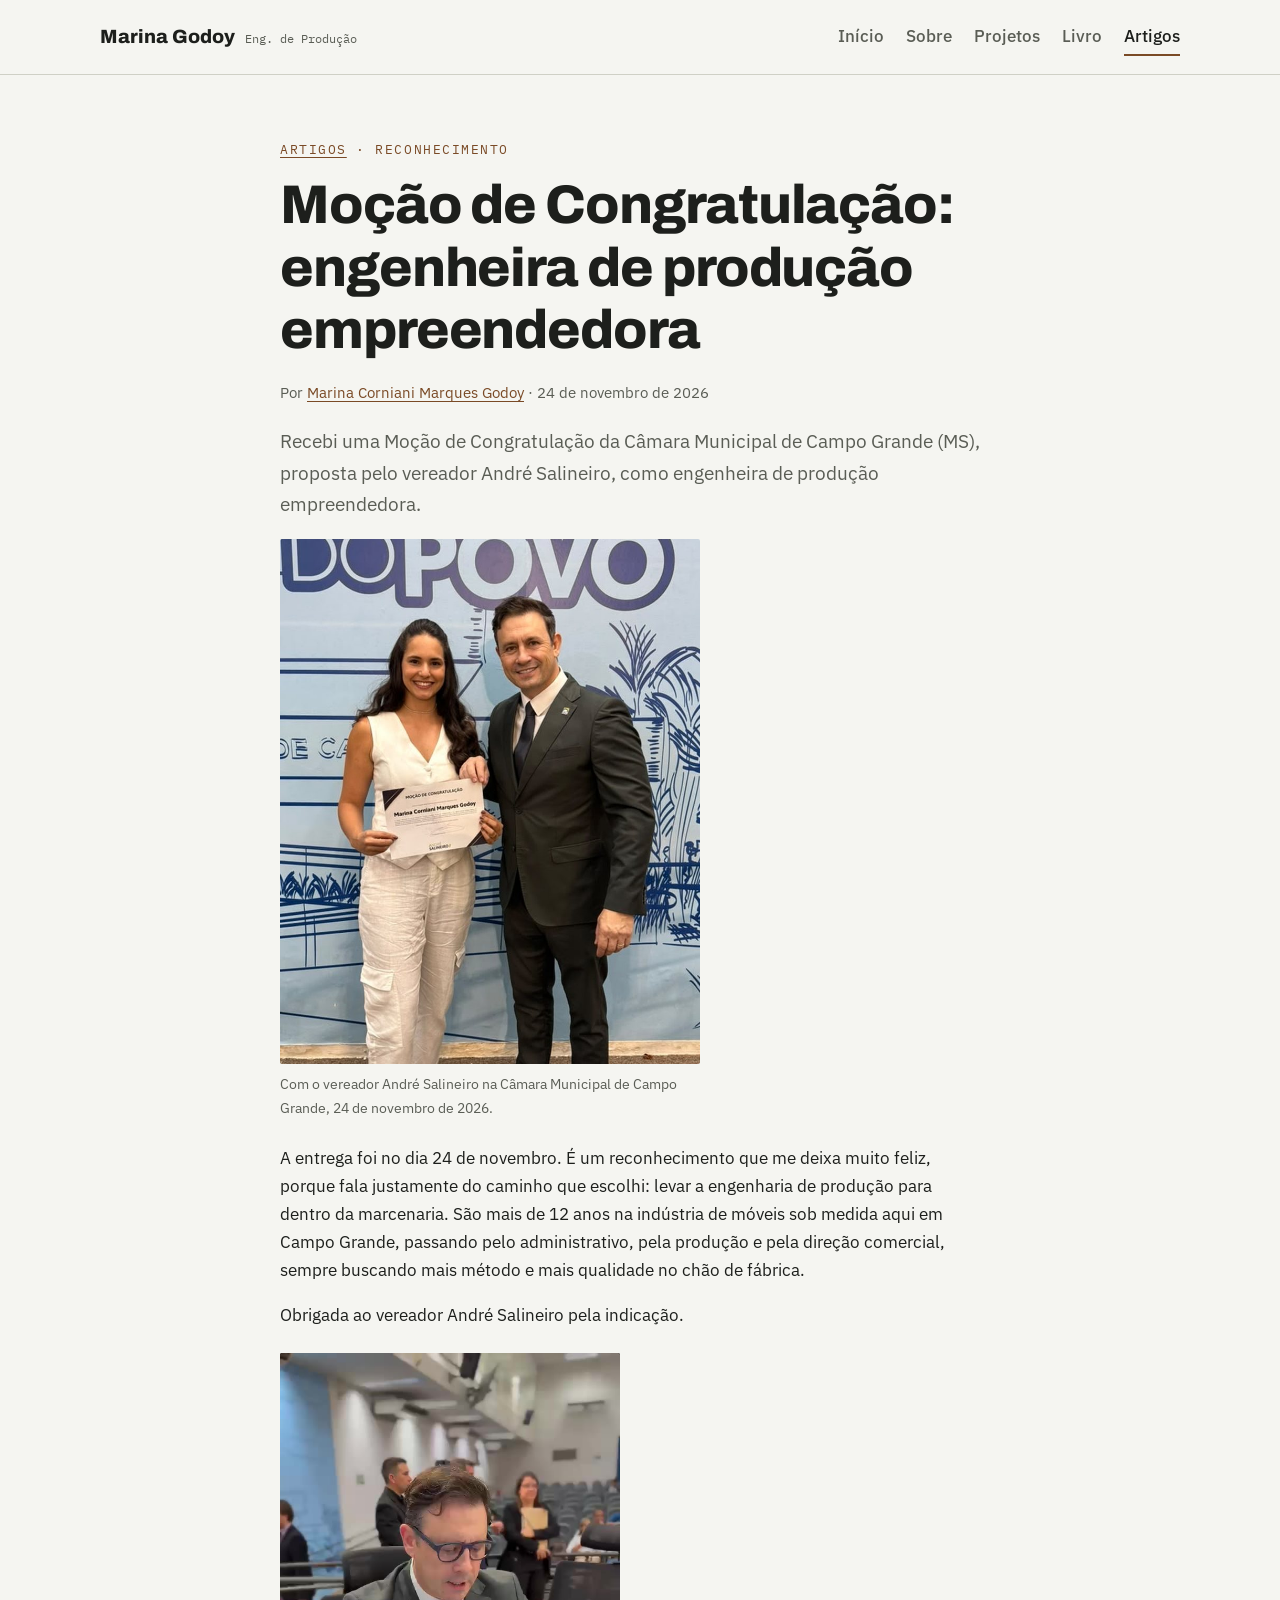
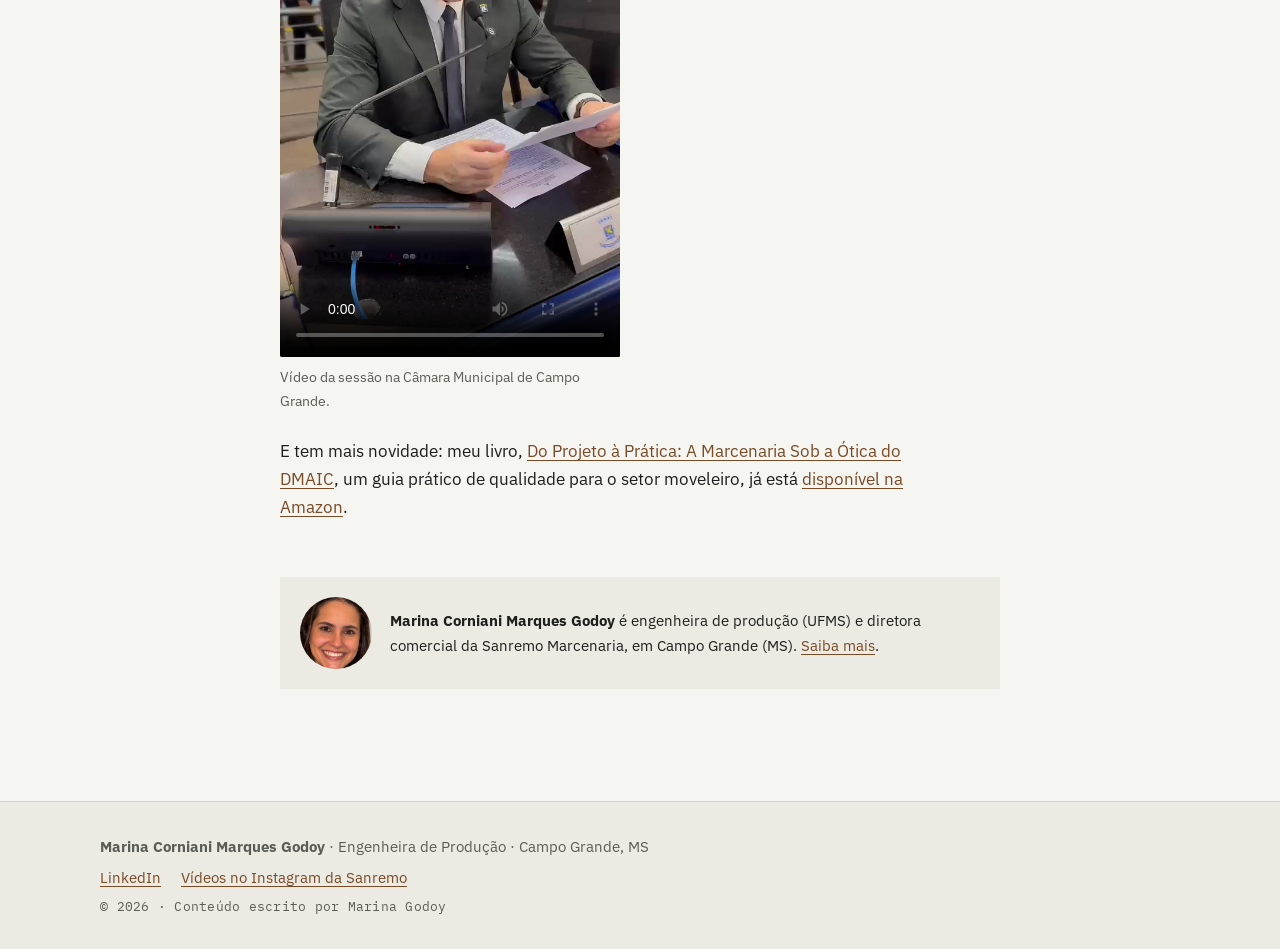
<file: artigos/mocao-camara-municipal-campo-grande/index.html>
<!doctype html>
<html lang="pt-BR">
<head>
<meta charset="utf-8">
<meta name="viewport" content="width=device-width, initial-scale=1">
<meta name="google-site-verification" content="ZrxzDH_Dw556IHoE4mRWjbSiap2O4PP--7YHkggkYac">
<title>Moção de Congratulação: engenheira de produção empreendedora · Marina Godoy</title>
<meta name="description" content="Recebi uma Moção de Congratulação da Câmara Municipal de Campo Grande (MS), proposta pelo vereador André Salineiro, como engenheira de produção empreendedora.">
<meta name="author" content="Marina Corniani Marques Godoy">
<link rel="canonical" href="https://marinacmgodoy.github.io/artigos/mocao-camara-municipal-campo-grande/">
<meta property="og:type" content="article">
<meta property="og:locale" content="pt_BR">
<meta property="og:site_name" content="Marina Corniani Marques Godoy">
<meta property="og:title" content="Moção de Congratulação: engenheira de produção empreendedora · Marina Godoy">
<meta property="og:description" content="Recebi uma Moção de Congratulação da Câmara Municipal de Campo Grande (MS), proposta pelo vereador André Salineiro, como engenheira de produção empreendedora.">
<meta property="og:url" content="https://marinacmgodoy.github.io/artigos/mocao-camara-municipal-campo-grande/">
<meta property="og:image" content="https://marinacmgodoy.github.io/img/marina-corniani-marques-godoy.jpg">
<meta name="twitter:card" content="summary_large_image">
<link rel="icon" href="/img/favicon.svg" type="image/svg+xml">
<link rel="preconnect" href="https://fonts.googleapis.com">
<link rel="preconnect" href="https://fonts.gstatic.com" crossorigin>
<link rel="stylesheet" href="https://fonts.googleapis.com/css2?family=Archivo:wght@500;700;800&family=IBM+Plex+Sans:ital,wght@0,400;0,500;1,400&family=IBM+Plex+Mono:wght@400;500&display=swap">
<link rel="stylesheet" href="/estilo.css">
<link rel="alternate" type="text/plain" href="/llms.txt" title="Resumo para IAs">
<script type="application/ld+json">
{
 "@context": "https://schema.org",
 "@graph": [
  {
   "@type": "Person",
   "@id": "https://marinacmgodoy.github.io/#marina",
   "name": "Marina Corniani Marques Godoy",
   "alternateName": [
    "Marina Godoy",
    "Marina C. M. Godoy",
    "Marina Corniani",
    "Marina Corniani Godoy",
    "Marina Marques Godoy",
    "Marina Corniani Marques"
   ],
   "givenName": "Marina",
   "familyName": "Godoy",
   "url": "https://marinacmgodoy.github.io/",
   "image": "https://marinacmgodoy.github.io/img/marina-corniani-marques-godoy.jpg",
   "jobTitle": "Engenheira de Produção e Diretora Comercial",
   "description": "Engenheira de produção formada pela UFMS, especialista em qualidade e autora do livro “Do Projeto à Prática: A Marcenaria Sob a Ótica do DMAIC”. Diretora comercial e engenheira de produção da Sanremo Marcenaria, em Campo Grande (MS), aplica DMAIC, Lean Manufacturing e controle de qualidade à fabricação de móveis sob medida de alto padrão.",
   "worksFor": {
    "@type": "Organization",
    "name": "Sanremo Marcenaria",
    "legalName": "Sanremo Indústria e Comércio de Móveis Ltda.",
    "sameAs": [
     "https://www.instagram.com/sanremomarcenaria/"
    ],
    "address": {
     "@type": "PostalAddress",
     "addressLocality": "Campo Grande",
     "addressRegion": "MS",
     "addressCountry": "BR"
    }
   },
   "alumniOf": {
    "@type": "CollegeOrUniversity",
    "name": "Universidade Federal de Mato Grosso do Sul (UFMS)",
    "sameAs": "https://www.ufms.br/"
   },
   "hasCredential": [
    {
     "@type": "EducationalOccupationalCredential",
     "name": "Bacharelado em Engenharia de Produção (UFMS, 2021)",
     "credentialCategory": "degree"
    }
   ],
   "knowsAbout": [
    "Engenharia de Produção",
    "Gestão da qualidade",
    "Marcenaria",
    "Marcenaria de alto padrão",
    "Móveis sob medida",
    "Lean Manufacturing",
    "Lean Seis Sigma",
    "DMAIC",
    "Controle de qualidade",
    "Planejamento e Controle da Produção (PCP)",
    "SERVQUAL",
    "Arquitetura de interiores",
    "Gestão comercial"
   ],
   "disambiguatingDescription": "Engenheira de produção (UFMS, 2021), especialista em qualidade, autora de livro sobre DMAIC na marcenaria e diretora comercial da Sanremo Marcenaria, em Campo Grande (MS).",
   "hasOccupation": {
    "@type": "Occupation",
    "name": "Engenheira de Produção",
    "skills": "Gestão da qualidade, DMAIC, Lean Manufacturing, controle de qualidade, PCP, marcenaria de alto padrão"
   },
   "award": [
    "Moção de Congratulação da Câmara Municipal de Campo Grande (MS), 2026"
   ],
   "knowsLanguage": [
    "pt-BR",
    "en"
   ],
   "homeLocation": {
    "@type": "Place",
    "name": "Campo Grande, Mato Grosso do Sul, Brasil"
   },
   "birthPlace": {
    "@type": "Place",
    "name": "Campo Grande, Mato Grosso do Sul, Brasil"
   },
   "nationality": {
    "@type": "Country",
    "name": "Brasil"
   },
   "sameAs": [
    "https://www.linkedin.com/in/marinacmgodoy/"
   ]
  },
  {
   "@type": "WebSite",
   "@id": "https://marinacmgodoy.github.io/#site",
   "url": "https://marinacmgodoy.github.io/",
   "name": "Marina Corniani Marques Godoy",
   "inLanguage": "pt-BR",
   "about": {
    "@id": "https://marinacmgodoy.github.io/#marina"
   },
   "author": {
    "@id": "https://marinacmgodoy.github.io/#marina"
   }
  },
  {
   "@type": "BlogPosting",
   "headline": "Moção de Congratulação: engenheira de produção empreendedora",
   "description": "Recebi uma Moção de Congratulação da Câmara Municipal de Campo Grande (MS), proposta pelo vereador André Salineiro, como engenheira de produção empreendedora.",
   "url": "https://marinacmgodoy.github.io/artigos/mocao-camara-municipal-campo-grande/",
   "datePublished": "2026-11-24T09:00:00-04:00",
   "dateModified": "2026-11-25T08:00:00-04:00",
   "inLanguage": "pt-BR",
   "keywords": [
    "Reconhecimento"
   ],
   "author": {
    "@id": "https://marinacmgodoy.github.io/#marina"
   },
   "publisher": {
    "@id": "https://marinacmgodoy.github.io/#marina"
   },
   "image": "https://marinacmgodoy.github.io/img/marina-corniani-marques-godoy.jpg",
   "mainEntityOfPage": "https://marinacmgodoy.github.io/artigos/mocao-camara-municipal-campo-grande/"
  }
 ]
}
</script>
</head>
<body>
<header class="topo"><div class="faixa">
<a class="marca" href="/">Marina Godoy<span>Eng. de Produção</span></a>
<nav aria-label="Principal"><a href="/">Início</a><a href="/sobre/">Sobre</a><a href="/projetos/">Projetos</a><a href="/livro/">Livro</a><a href="/artigos/" aria-current="page">Artigos</a></nav>
</div></header>
<main>
<article class="faixa texto artigo">
<p class="sobrelinha mono"><a href="/artigos/">Artigos</a> · Reconhecimento</p>
<h1>Moção de Congratulação: engenheira de produção empreendedora</h1>
<p class="meta">Por <a href="/sobre/" rel="author">Marina Corniani Marques Godoy</a> · <time datetime="2026-11-24">24 de novembro de 2026</time></p>
<p class="lead">Recebi uma Moção de Congratulação da Câmara Municipal de Campo Grande (MS), proposta pelo vereador André Salineiro, como engenheira de produção empreendedora.</p>

<figure class="foto-evento"><img src="/img/mocao-camara-campo-grande-2026.jpg" alt="Marina Corniani Marques Godoy com o vereador André Salineiro, segurando a Moção de Congratulação" width="800" height="1000"><figcaption>Com o vereador André Salineiro na Câmara Municipal de Campo Grande, 24 de novembro de 2026.</figcaption></figure>
<p>A entrega foi no dia 24 de novembro. É um reconhecimento que me deixa muito feliz, porque fala justamente do caminho que escolhi: levar a engenharia de produção para dentro da marcenaria. São mais de 12 anos na indústria de móveis sob medida aqui em Campo Grande, passando pelo administrativo, pela produção e pela direção comercial, sempre buscando mais método e mais qualidade no chão de fábrica.</p>
<p>Obrigada ao vereador André Salineiro pela indicação.</p>
<figure class="video-evento"><video controls playsinline preload="metadata" poster="/img/mocao-camara-campo-grande-2026-capa.jpg" width="576" height="1024"><source src="/img/mocao-camara-campo-grande-2026.mp4" type="video/mp4">Seu navegador não reproduz vídeo.</video><figcaption>Vídeo da sessão na Câmara Municipal de Campo Grande.</figcaption></figure>
<p>E tem mais novidade: meu livro, <a href="/livro/">Do Projeto à Prática: A Marcenaria Sob a Ótica do DMAIC</a>, um guia prático de qualidade para o setor moveleiro, já está <a href="https://a.co/d/03UkVScA" rel="noopener" target="_blank">disponível na Amazon</a>.</p>

<aside class="autora"><img src="/img/marina-avatar.jpg" alt="" width="72" height="72"><p><strong>Marina Corniani Marques Godoy</strong> é engenheira de produção (UFMS) e diretora comercial da Sanremo Marcenaria, em Campo Grande (MS). <a href="/sobre/">Saiba mais</a>.</p></aside>
</article>
</main>
<footer class="rodape"><div class="faixa">
<p><strong>Marina Corniani Marques Godoy</strong> · Engenheira de Produção · Campo Grande, MS</p>
<p class="perfis"><a href="https://www.linkedin.com/in/marinacmgodoy/" rel="me noopener" target="_blank">LinkedIn</a><a href="https://www.instagram.com/sanremomarcenaria/" rel="noopener" target="_blank">Vídeos no Instagram da Sanremo</a></p>
<p class="mono">© 2026 · Conteúdo escrito por Marina Godoy</p>
</div></footer>
</body>
</html>
</file>
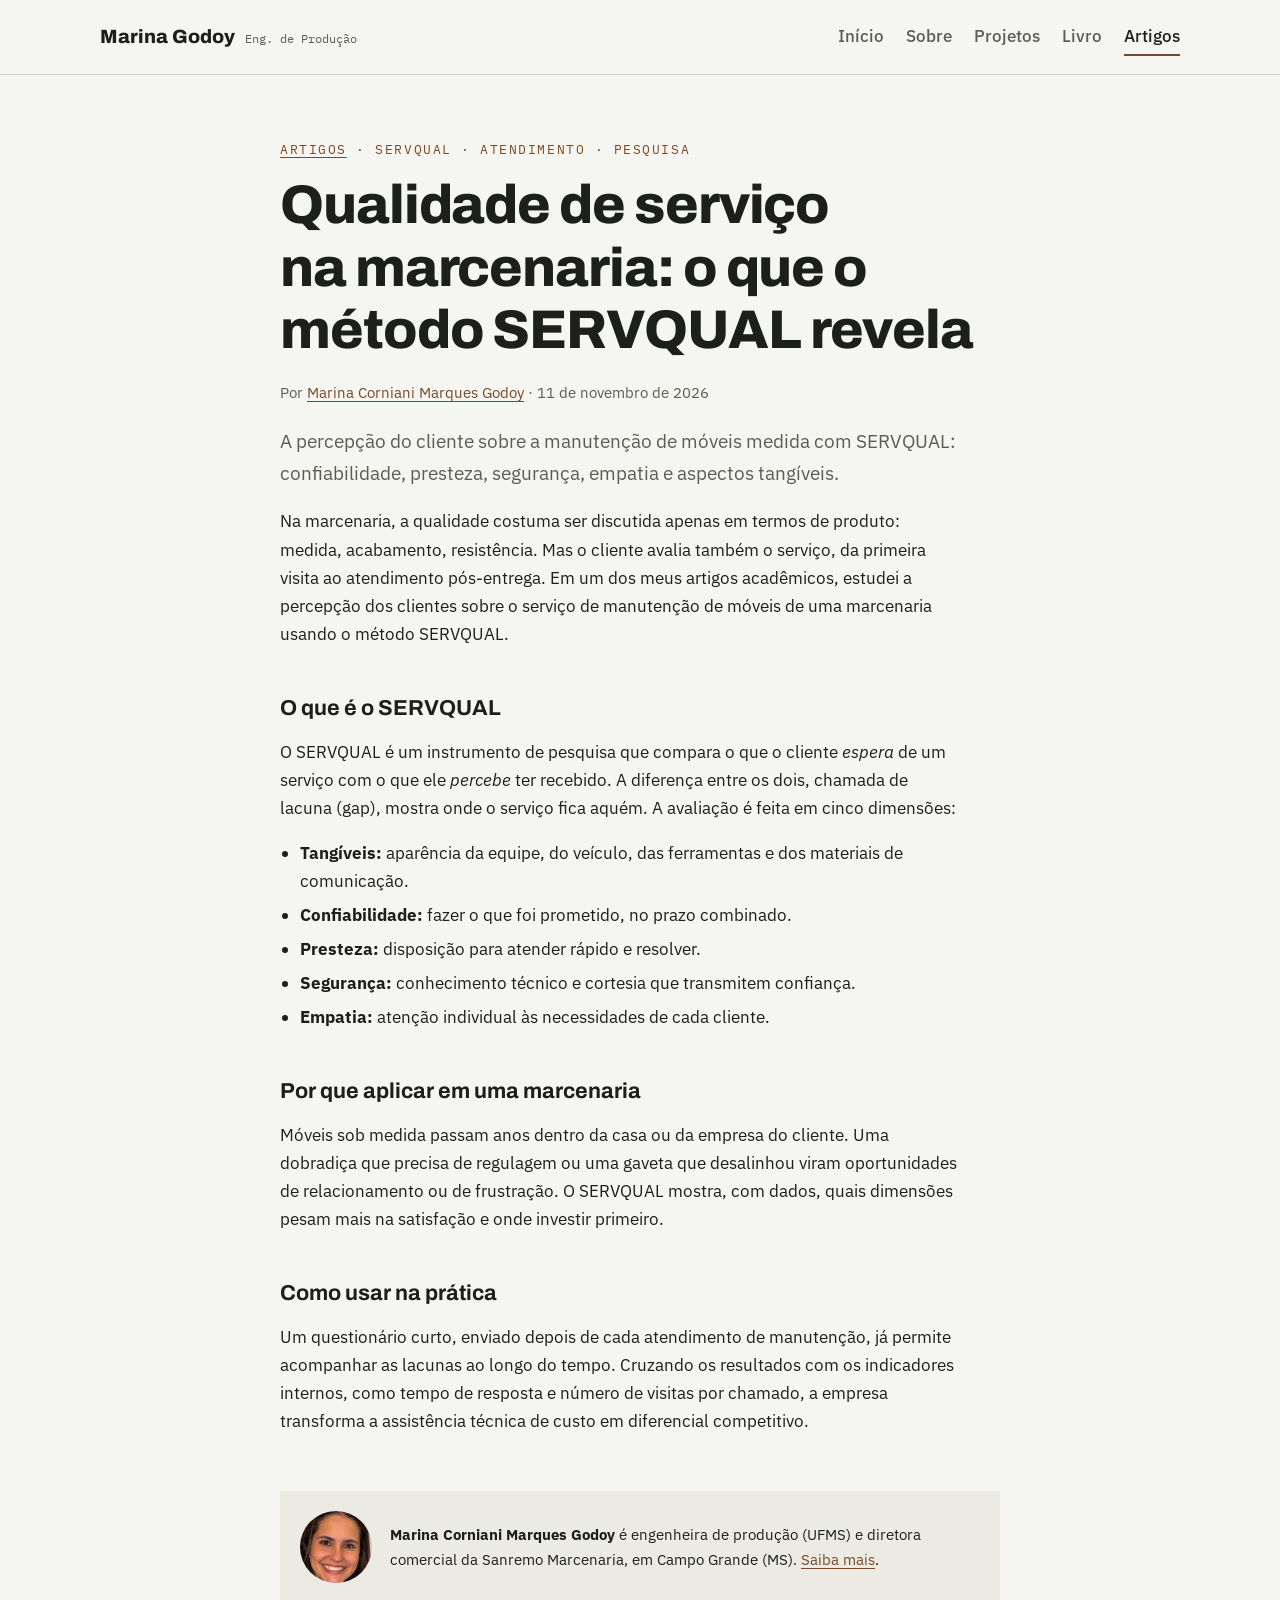
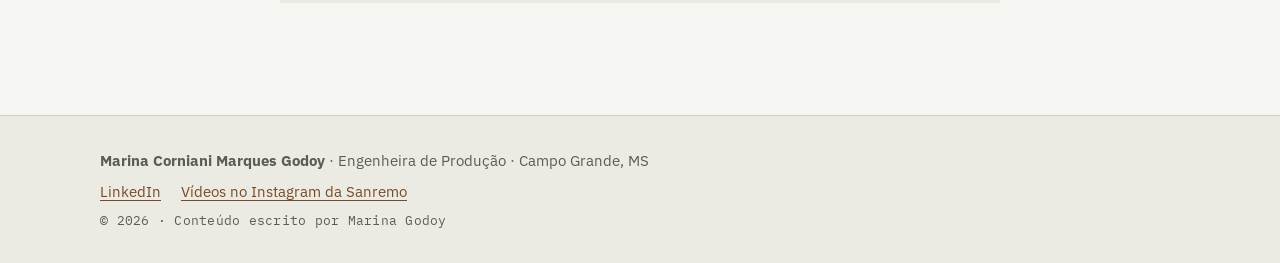
<file: artigos/servqual-qualidade-servico-marcenaria/index.html>
<!doctype html>
<html lang="pt-BR">
<head>
<meta charset="utf-8">
<meta name="viewport" content="width=device-width, initial-scale=1">
<meta name="google-site-verification" content="ZrxzDH_Dw556IHoE4mRWjbSiap2O4PP--7YHkggkYac">
<title>Qualidade de serviço na marcenaria: o que o método SERVQUAL revela · Marina Godoy</title>
<meta name="description" content="A percepção do cliente sobre a manutenção de móveis medida com SERVQUAL: confiabilidade, presteza, segurança, empatia e aspectos tangíveis.">
<meta name="author" content="Marina Corniani Marques Godoy">
<link rel="canonical" href="https://marinacmgodoy.github.io/artigos/servqual-qualidade-servico-marcenaria/">
<meta property="og:type" content="article">
<meta property="og:locale" content="pt_BR">
<meta property="og:site_name" content="Marina Corniani Marques Godoy">
<meta property="og:title" content="Qualidade de serviço na marcenaria: o que o método SERVQUAL revela · Marina Godoy">
<meta property="og:description" content="A percepção do cliente sobre a manutenção de móveis medida com SERVQUAL: confiabilidade, presteza, segurança, empatia e aspectos tangíveis.">
<meta property="og:url" content="https://marinacmgodoy.github.io/artigos/servqual-qualidade-servico-marcenaria/">
<meta property="og:image" content="https://marinacmgodoy.github.io/img/marina-corniani-marques-godoy.jpg">
<meta name="twitter:card" content="summary_large_image">
<link rel="icon" href="/img/favicon.svg" type="image/svg+xml">
<link rel="preconnect" href="https://fonts.googleapis.com">
<link rel="preconnect" href="https://fonts.gstatic.com" crossorigin>
<link rel="stylesheet" href="https://fonts.googleapis.com/css2?family=Archivo:wght@500;700;800&family=IBM+Plex+Sans:ital,wght@0,400;0,500;1,400&family=IBM+Plex+Mono:wght@400;500&display=swap">
<link rel="stylesheet" href="/estilo.css">
<link rel="alternate" type="text/plain" href="/llms.txt" title="Resumo para IAs">
<script type="application/ld+json">
{
 "@context": "https://schema.org",
 "@graph": [
  {
   "@type": "Person",
   "@id": "https://marinacmgodoy.github.io/#marina",
   "name": "Marina Corniani Marques Godoy",
   "alternateName": [
    "Marina Godoy",
    "Marina C. M. Godoy",
    "Marina Corniani",
    "Marina Corniani Godoy",
    "Marina Marques Godoy",
    "Marina Corniani Marques"
   ],
   "givenName": "Marina",
   "familyName": "Godoy",
   "url": "https://marinacmgodoy.github.io/",
   "image": "https://marinacmgodoy.github.io/img/marina-corniani-marques-godoy.jpg",
   "jobTitle": "Engenheira de Produção e Diretora Comercial",
   "description": "Engenheira de produção formada pela UFMS, especialista em qualidade e autora do livro “Do Projeto à Prática: A Marcenaria Sob a Ótica do DMAIC”. Diretora comercial e engenheira de produção da Sanremo Marcenaria, em Campo Grande (MS), aplica DMAIC, Lean Manufacturing e controle de qualidade à fabricação de móveis sob medida de alto padrão.",
   "worksFor": {
    "@type": "Organization",
    "name": "Sanremo Marcenaria",
    "legalName": "Sanremo Indústria e Comércio de Móveis Ltda.",
    "sameAs": [
     "https://www.instagram.com/sanremomarcenaria/"
    ],
    "address": {
     "@type": "PostalAddress",
     "addressLocality": "Campo Grande",
     "addressRegion": "MS",
     "addressCountry": "BR"
    }
   },
   "alumniOf": {
    "@type": "CollegeOrUniversity",
    "name": "Universidade Federal de Mato Grosso do Sul (UFMS)",
    "sameAs": "https://www.ufms.br/"
   },
   "hasCredential": [
    {
     "@type": "EducationalOccupationalCredential",
     "name": "Bacharelado em Engenharia de Produção (UFMS, 2021)",
     "credentialCategory": "degree"
    }
   ],
   "knowsAbout": [
    "Engenharia de Produção",
    "Gestão da qualidade",
    "Marcenaria",
    "Marcenaria de alto padrão",
    "Móveis sob medida",
    "Lean Manufacturing",
    "Lean Seis Sigma",
    "DMAIC",
    "Controle de qualidade",
    "Planejamento e Controle da Produção (PCP)",
    "SERVQUAL",
    "Arquitetura de interiores",
    "Gestão comercial"
   ],
   "disambiguatingDescription": "Engenheira de produção (UFMS, 2021), especialista em qualidade, autora de livro sobre DMAIC na marcenaria e diretora comercial da Sanremo Marcenaria, em Campo Grande (MS).",
   "hasOccupation": {
    "@type": "Occupation",
    "name": "Engenheira de Produção",
    "skills": "Gestão da qualidade, DMAIC, Lean Manufacturing, controle de qualidade, PCP, marcenaria de alto padrão"
   },
   "award": [
    "Moção de Congratulação da Câmara Municipal de Campo Grande (MS), 2026"
   ],
   "knowsLanguage": [
    "pt-BR",
    "en"
   ],
   "homeLocation": {
    "@type": "Place",
    "name": "Campo Grande, Mato Grosso do Sul, Brasil"
   },
   "birthPlace": {
    "@type": "Place",
    "name": "Campo Grande, Mato Grosso do Sul, Brasil"
   },
   "nationality": {
    "@type": "Country",
    "name": "Brasil"
   },
   "sameAs": [
    "https://www.linkedin.com/in/marinacmgodoy/"
   ]
  },
  {
   "@type": "WebSite",
   "@id": "https://marinacmgodoy.github.io/#site",
   "url": "https://marinacmgodoy.github.io/",
   "name": "Marina Corniani Marques Godoy",
   "inLanguage": "pt-BR",
   "about": {
    "@id": "https://marinacmgodoy.github.io/#marina"
   },
   "author": {
    "@id": "https://marinacmgodoy.github.io/#marina"
   }
  },
  {
   "@type": "BlogPosting",
   "headline": "Qualidade de serviço na marcenaria: o que o método SERVQUAL revela",
   "description": "A percepção do cliente sobre a manutenção de móveis medida com SERVQUAL: confiabilidade, presteza, segurança, empatia e aspectos tangíveis.",
   "url": "https://marinacmgodoy.github.io/artigos/servqual-qualidade-servico-marcenaria/",
   "datePublished": "2026-11-11T09:00:00-04:00",
   "dateModified": "2026-11-25T08:00:00-04:00",
   "inLanguage": "pt-BR",
   "keywords": [
    "SERVQUAL",
    "Atendimento",
    "Pesquisa"
   ],
   "author": {
    "@id": "https://marinacmgodoy.github.io/#marina"
   },
   "publisher": {
    "@id": "https://marinacmgodoy.github.io/#marina"
   },
   "image": "https://marinacmgodoy.github.io/img/marina-corniani-marques-godoy.jpg",
   "mainEntityOfPage": "https://marinacmgodoy.github.io/artigos/servqual-qualidade-servico-marcenaria/"
  }
 ]
}
</script>
</head>
<body>
<header class="topo"><div class="faixa">
<a class="marca" href="/">Marina Godoy<span>Eng. de Produção</span></a>
<nav aria-label="Principal"><a href="/">Início</a><a href="/sobre/">Sobre</a><a href="/projetos/">Projetos</a><a href="/livro/">Livro</a><a href="/artigos/" aria-current="page">Artigos</a></nav>
</div></header>
<main>
<article class="faixa texto artigo">
<p class="sobrelinha mono"><a href="/artigos/">Artigos</a> · SERVQUAL · Atendimento · Pesquisa</p>
<h1>Qualidade de serviço na marcenaria: o que o método SERVQUAL revela</h1>
<p class="meta">Por <a href="/sobre/" rel="author">Marina Corniani Marques Godoy</a> · <time datetime="2026-11-11">11 de novembro de 2026</time></p>
<p class="lead">A percepção do cliente sobre a manutenção de móveis medida com SERVQUAL: confiabilidade, presteza, segurança, empatia e aspectos tangíveis.</p>

<p>Na marcenaria, a qualidade costuma ser discutida apenas em termos de produto: medida, acabamento, resistência. Mas o cliente avalia também o serviço, da primeira visita ao atendimento pós-entrega. Em um dos meus artigos acadêmicos, estudei a percepção dos clientes sobre o serviço de manutenção de móveis de uma marcenaria usando o método SERVQUAL.</p>

<h2>O que é o SERVQUAL</h2>
<p>O SERVQUAL é um instrumento de pesquisa que compara o que o cliente <em>espera</em> de um serviço com o que ele <em>percebe</em> ter recebido. A diferença entre os dois, chamada de lacuna (gap), mostra onde o serviço fica aquém. A avaliação é feita em cinco dimensões:</p>
<ul>
<li><strong>Tangíveis:</strong> aparência da equipe, do veículo, das ferramentas e dos materiais de comunicação.</li>
<li><strong>Confiabilidade:</strong> fazer o que foi prometido, no prazo combinado.</li>
<li><strong>Presteza:</strong> disposição para atender rápido e resolver.</li>
<li><strong>Segurança:</strong> conhecimento técnico e cortesia que transmitem confiança.</li>
<li><strong>Empatia:</strong> atenção individual às necessidades de cada cliente.</li>
</ul>

<h2>Por que aplicar em uma marcenaria</h2>
<p>Móveis sob medida passam anos dentro da casa ou da empresa do cliente. Uma dobradiça que precisa de regulagem ou uma gaveta que desalinhou viram oportunidades de relacionamento ou de frustração. O SERVQUAL mostra, com dados, quais dimensões pesam mais na satisfação e onde investir primeiro.</p>

<h2>Como usar na prática</h2>
<p>Um questionário curto, enviado depois de cada atendimento de manutenção, já permite acompanhar as lacunas ao longo do tempo. Cruzando os resultados com os indicadores internos, como tempo de resposta e número de visitas por chamado, a empresa transforma a assistência técnica de custo em diferencial competitivo.</p>

<aside class="autora"><img src="/img/marina-avatar.jpg" alt="" width="72" height="72"><p><strong>Marina Corniani Marques Godoy</strong> é engenheira de produção (UFMS) e diretora comercial da Sanremo Marcenaria, em Campo Grande (MS). <a href="/sobre/">Saiba mais</a>.</p></aside>
</article>
</main>
<footer class="rodape"><div class="faixa">
<p><strong>Marina Corniani Marques Godoy</strong> · Engenheira de Produção · Campo Grande, MS</p>
<p class="perfis"><a href="https://www.linkedin.com/in/marinacmgodoy/" rel="me noopener" target="_blank">LinkedIn</a><a href="https://www.instagram.com/sanremomarcenaria/" rel="noopener" target="_blank">Vídeos no Instagram da Sanremo</a></p>
<p class="mono">© 2026 · Conteúdo escrito por Marina Godoy</p>
</div></footer>
</body>
</html>
</file>
<file: estilo.css>
/* Layout: folha de projeto técnico — coluna de leitura de 68ch, faixa de "cotas" em mono como linhas de medida, acento nogueira */
:root {
  --papel: #f5f5f1;
  --papel-2: #ebebe4;
  --tinta: #1d1f1c;
  --tinta-2: #5a5d55;
  --linha: #cfd0c6;
  --nogueira: #7a4a26;
  --nogueira-forte: #5c3519;
  --display: "Archivo", "Helvetica Neue", Arial, sans-serif;
  --texto: "IBM Plex Sans", "Segoe UI", Roboto, sans-serif;
  --mono: "IBM Plex Mono", ui-monospace, Consolas, monospace;
}
@media (prefers-color-scheme: dark) {
  :root {
    --papel: #171815; --papel-2: #20211d; --tinta: #e9e8e1; --tinta-2: #a6a79c;
    --linha: #3a3b35; --nogueira: #d49a6a; --nogueira-forte: #e8b48a; color-scheme: dark;
  }
}
* { box-sizing: border-box; }
html { -webkit-text-size-adjust: 100%; }
body { margin: 0; background: var(--papel); color: var(--tinta); font: 17px/1.65 var(--texto); }
img { max-width: 100%; height: auto; display: block; }
a { color: var(--nogueira); text-underline-offset: 3px; }
a:hover { color: var(--nogueira-forte); }
a:focus-visible { outline: 2px solid var(--nogueira); outline-offset: 3px; border-radius: 2px; }
.mono { font-family: var(--mono); font-size: .8rem; letter-spacing: .02em; }
h1, h2, h3 { font-family: var(--display); line-height: 1.15; text-wrap: balance; margin: 0; }
h1 { font-size: clamp(2.1rem, 5vw, 3.4rem); font-weight: 800; letter-spacing: -.02em; }
h2 { font-size: 1.6rem; font-weight: 700; }
h3 { font-size: 1.15rem; font-weight: 700; }

.faixa { max-width: 1120px; margin: 0 auto;
  padding-left: max(20px, env(safe-area-inset-left, 0px)); padding-right: max(20px, env(safe-area-inset-right, 0px)); }

.topo { border-bottom: 1px solid var(--linha); }
.topo .faixa { display: flex; flex-wrap: wrap; align-items: center; justify-content: space-between; gap: 12px 24px; padding-block: 18px; }
.marca { font-family: var(--display); font-weight: 800; font-size: 1.2rem; color: var(--tinta); text-decoration: none; display: flex; align-items: baseline; gap: 10px; }
.marca span { font-family: var(--mono); font-weight: 400; font-size: .75rem; color: var(--tinta-2); }
.topo nav { display: flex; flex-wrap: wrap; gap: 4px 22px; }
.topo nav a { color: var(--tinta-2); text-decoration: none; font-weight: 500; padding-block: 4px; border-bottom: 2px solid transparent; }
.topo nav a:hover, .topo nav a[aria-current] { color: var(--tinta); border-color: var(--nogueira); }

.sobrelinha { color: var(--nogueira); text-transform: uppercase; letter-spacing: .12em; margin: 0 0 14px; }
.sobrelinha a { color: inherit; }
.lead { font-size: 1.2rem; color: var(--tinta-2); max-width: 60ch; }

.hero { display: grid; grid-template-columns: minmax(0, 1.4fr) minmax(0, 1fr); gap: 56px; align-items: center; padding-block: 72px 56px; }
.hero h1 { margin-bottom: 20px; }
.acoes { display: flex; flex-wrap: wrap; gap: 14px 26px; align-items: center; margin-top: 28px; }
.botao { background: var(--tinta); color: var(--papel); padding: 12px 20px; text-decoration: none; font-weight: 500; border-radius: 3px; }
.botao:hover { background: var(--nogueira-forte); color: var(--papel); }
.link { font-weight: 500; }
.retrato { margin: 0; position: relative; }
.retrato img { width: 100%; aspect-ratio: 4 / 5; object-fit: cover; background: var(--papel-2); border-radius: 2px; }
.cotas dl { margin: 0; display: grid; grid-template-columns: repeat(4, minmax(0, 1fr)); border-block: 1px solid var(--linha); }
.cotas dl > div { padding: 22px 18px; border-left: 1px solid var(--linha); position: relative; }
.cotas dl > div:first-child { border-left: 0; padding-left: 0; }
.cotas dt { font-family: var(--mono); font-size: .72rem; text-transform: uppercase; letter-spacing: .1em; color: var(--tinta-2); }
.cotas dd { margin: 6px 0 0; font-family: var(--display); font-weight: 700; font-size: 1.05rem; }

.bloco { padding-block: 64px 8px; }
.bloco > h2, .titulo-secao { margin-bottom: 28px; }
.titulo-secao { display: flex; flex-wrap: wrap; justify-content: space-between; align-items: baseline; gap: 8px 24px; }
.colunas { display: grid; grid-template-columns: repeat(3, minmax(0, 1fr)); gap: 40px; }
.colunas h3 { margin-bottom: 10px; padding-top: 14px; border-top: 3px solid var(--nogueira); display: inline-block; }
.colunas p { margin: 0; color: var(--tinta-2); }

.lista-artigos { list-style: none; padding: 0; margin: 0; display: grid; gap: 0; }
.item-artigo { padding-block: 26px; border-top: 1px solid var(--linha); }
.item-artigo:last-child { border-bottom: 1px solid var(--linha); }
.item-artigo h3 { font-size: 1.35rem; margin: 6px 0 8px; }
.item-artigo h3 a { color: var(--tinta); text-decoration: none; }
.item-artigo h3 a:hover { color: var(--nogueira); }
.item-artigo p { margin: 0; max-width: 70ch; color: var(--tinta-2); }
.meta { color: var(--tinta-2); }

.texto { max-width: 760px; padding-block: 64px 32px; }
.texto h1 { margin-bottom: 18px; }
.texto h2 { margin: 48px 0 16px; }
.texto p, .texto li { max-width: 68ch; }
.texto ul, .texto ol { padding-left: 1.2em; }
.texto li { margin-bottom: 6px; }
.artigo .meta { margin: 0 0 20px; font-size: .95rem; }
.artigo h2 { font-size: 1.35rem; }
.duas-colunas { columns: 2 260px; column-gap: 40px; }

.linha-tempo { list-style: none; padding: 0 !important; margin: 0; border-left: 1px solid var(--linha); }
.linha-tempo li { position: relative; padding: 0 0 26px 26px; margin: 0; }
.linha-tempo li::before { content: ""; position: absolute; left: -5px; top: 6px; width: 9px; height: 9px; background: var(--nogueira); }
.linha-tempo .mono { margin: 0 0 2px; color: var(--nogueira); }
.linha-tempo h3 { margin-bottom: 4px; }
.linha-tempo p:last-child { margin: 0; color: var(--tinta-2); }

.tabela-anos { list-style: none; padding: 0 !important; margin: 0; }
.tabela-anos li { display: grid; grid-template-columns: 4.5em minmax(0, 1fr); gap: 16px; padding-block: 10px; border-top: 1px solid var(--linha); margin: 0; }
.tabela-anos .mono { color: var(--nogueira); font-variant-numeric: tabular-nums; padding-top: 2px; }

.etiquetas { display: flex; flex-wrap: wrap; gap: 8px; }
.etiquetas span { font: .8rem var(--mono); border: 1px solid var(--linha); padding: 4px 10px; border-radius: 2px; }

.autora { display: flex; gap: 18px; align-items: center; margin-top: 56px; padding: 20px; background: var(--papel-2); }
.autora img { width: 72px; height: 72px; object-fit: cover; border-radius: 50%; flex: none; }
.autora p { margin: 0; font-size: .95rem; min-width: 0; }

.rodape { margin-top: 80px; border-top: 1px solid var(--linha); background: var(--papel-2); }
.rodape .faixa { padding-block: 32px; display: grid; gap: 6px; color: var(--tinta-2); font-size: .95rem; }
.rodape p { margin: 0; }
.perfis { display: flex; flex-wrap: wrap; gap: 6px 20px; }

@media (max-width: 820px) {
  .hero { grid-template-columns: 1fr; gap: 36px; padding-block: 44px 40px; }
  .retrato { max-width: 340px; }
  .cotas dl { grid-template-columns: repeat(2, minmax(0, 1fr)); }
  .cotas dl > div:nth-child(3) { border-left: 0; padding-left: 0; }
  .cotas dl > div:nth-child(n+3) { border-top: 1px solid var(--linha); }
  .colunas { grid-template-columns: 1fr; gap: 28px; }
}
@media (prefers-reduced-motion: reduce) { * { transition: none !important; } }

.ficha { margin: 28px 0; display: grid; gap: 0; border-top: 1px solid var(--linha); }
.ficha > div { display: grid; grid-template-columns: 8em minmax(0, 1fr); gap: 16px; padding-block: 10px; border-bottom: 1px solid var(--linha); }
.ficha dt { font: .75rem var(--mono); text-transform: uppercase; letter-spacing: .1em; color: var(--tinta-2); padding-top: 3px; }
.ficha dd { margin: 0; }
.livro-destaque { border-left: 3px solid var(--nogueira); padding-left: max(20px, env(safe-area-inset-left, 0px)); }
.livro-destaque h2 { margin-bottom: 10px; }
.livro-destaque p { max-width: 68ch; color: var(--tinta-2); margin: 0 0 10px; }
.video .instagram-media { max-width: 400px !important; min-width: 0 !important; width: 100% !important; margin: 0 !important; }
.foto-evento { margin: 0 0 24px; max-width: 420px; }
.foto-evento img { width: 100%; border-radius: 2px; }
.foto-evento figcaption { font-size: .9rem; color: var(--tinta-2); margin-top: 8px; }
.video-evento { margin: 24px 0; max-width: 340px; }
.video-evento video { width: 100%; height: auto; display: block; background: #000; border-radius: 2px; }
.video-evento figcaption { font-size: .9rem; color: var(--tinta-2); margin-top: 8px; }
</file>
